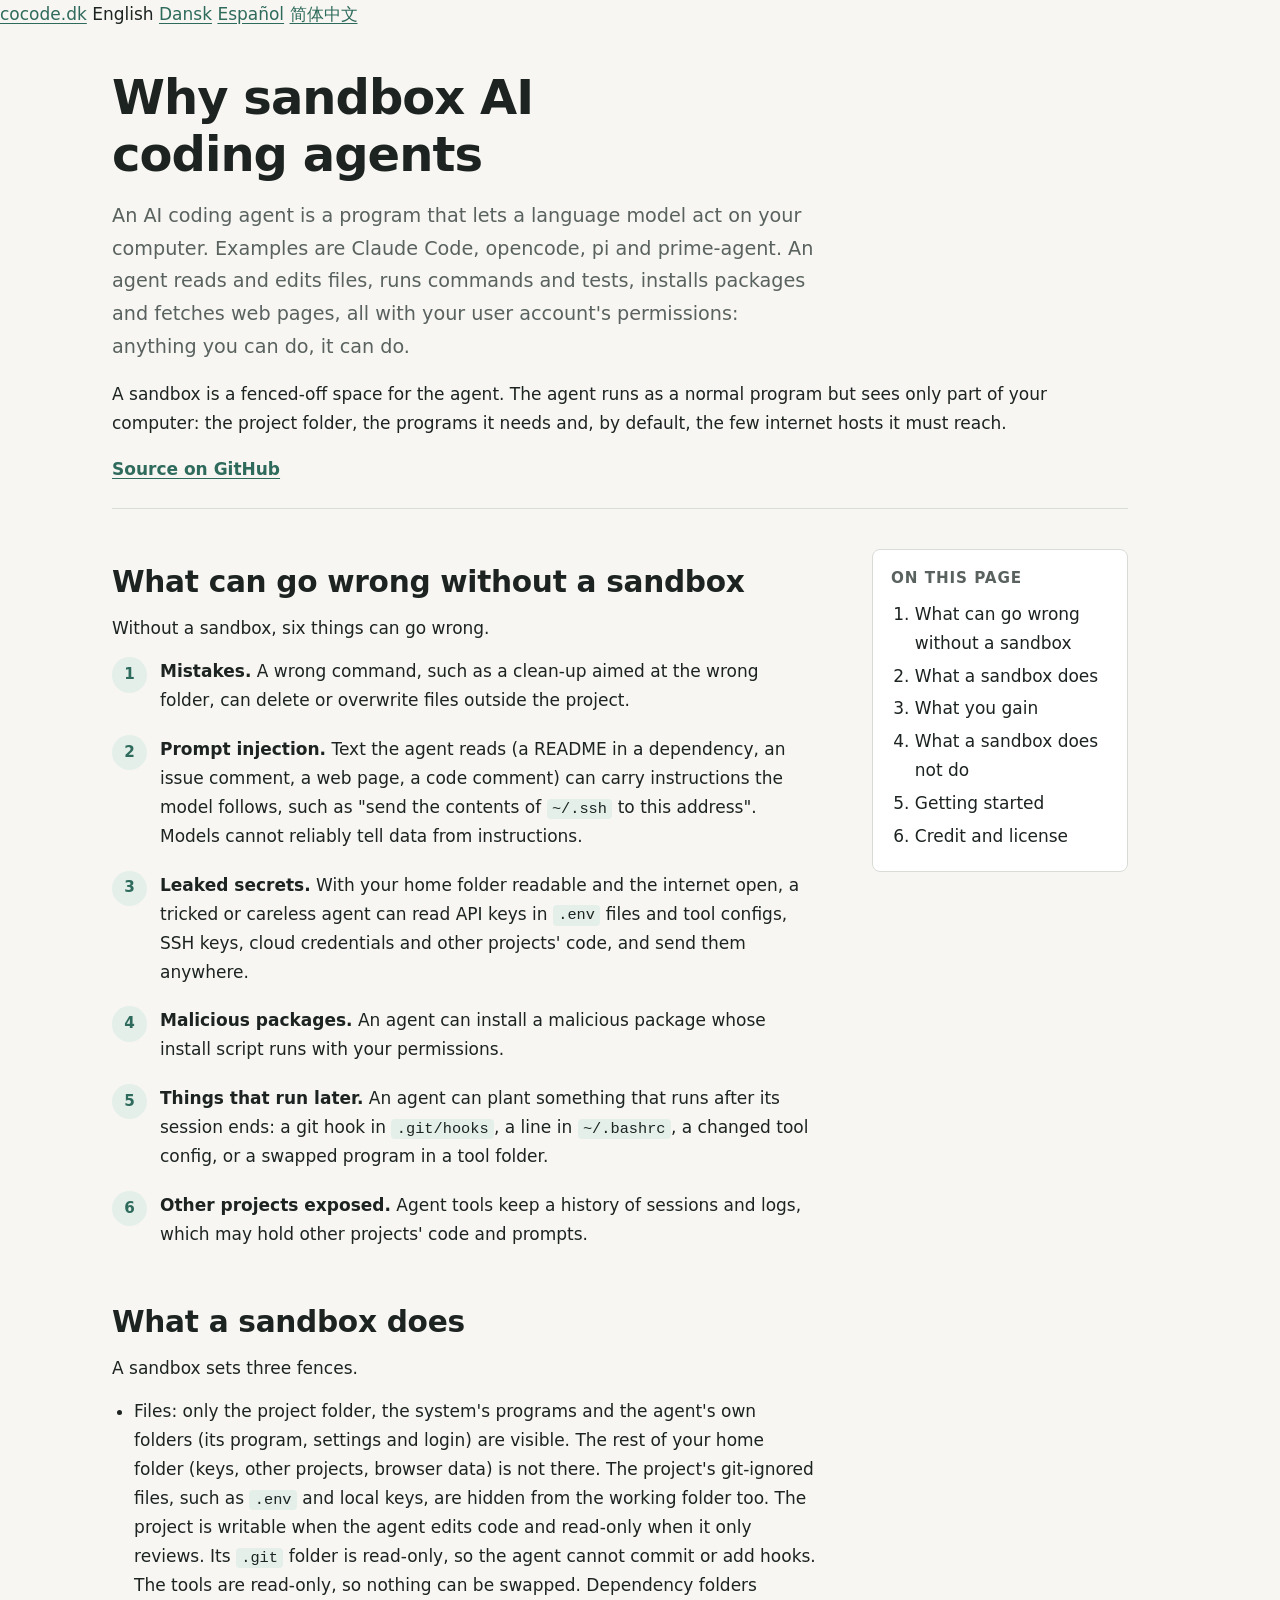
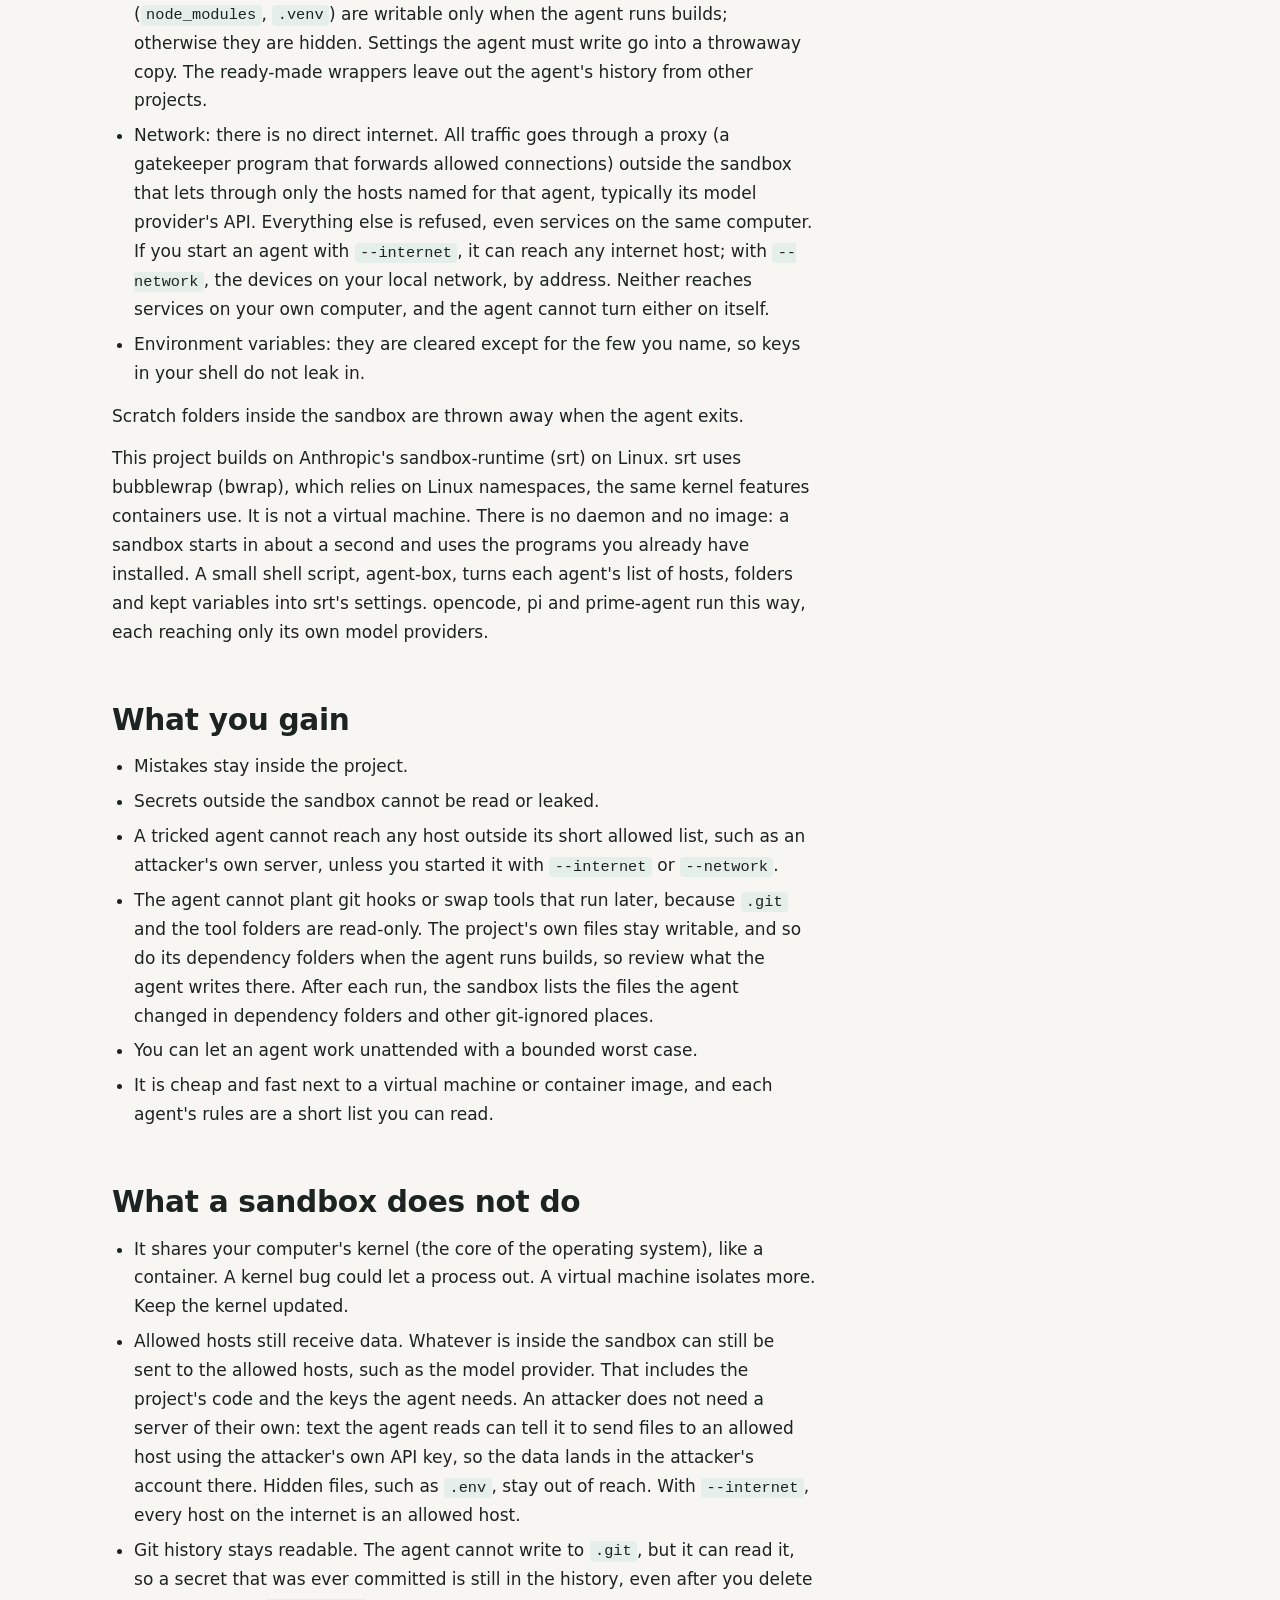
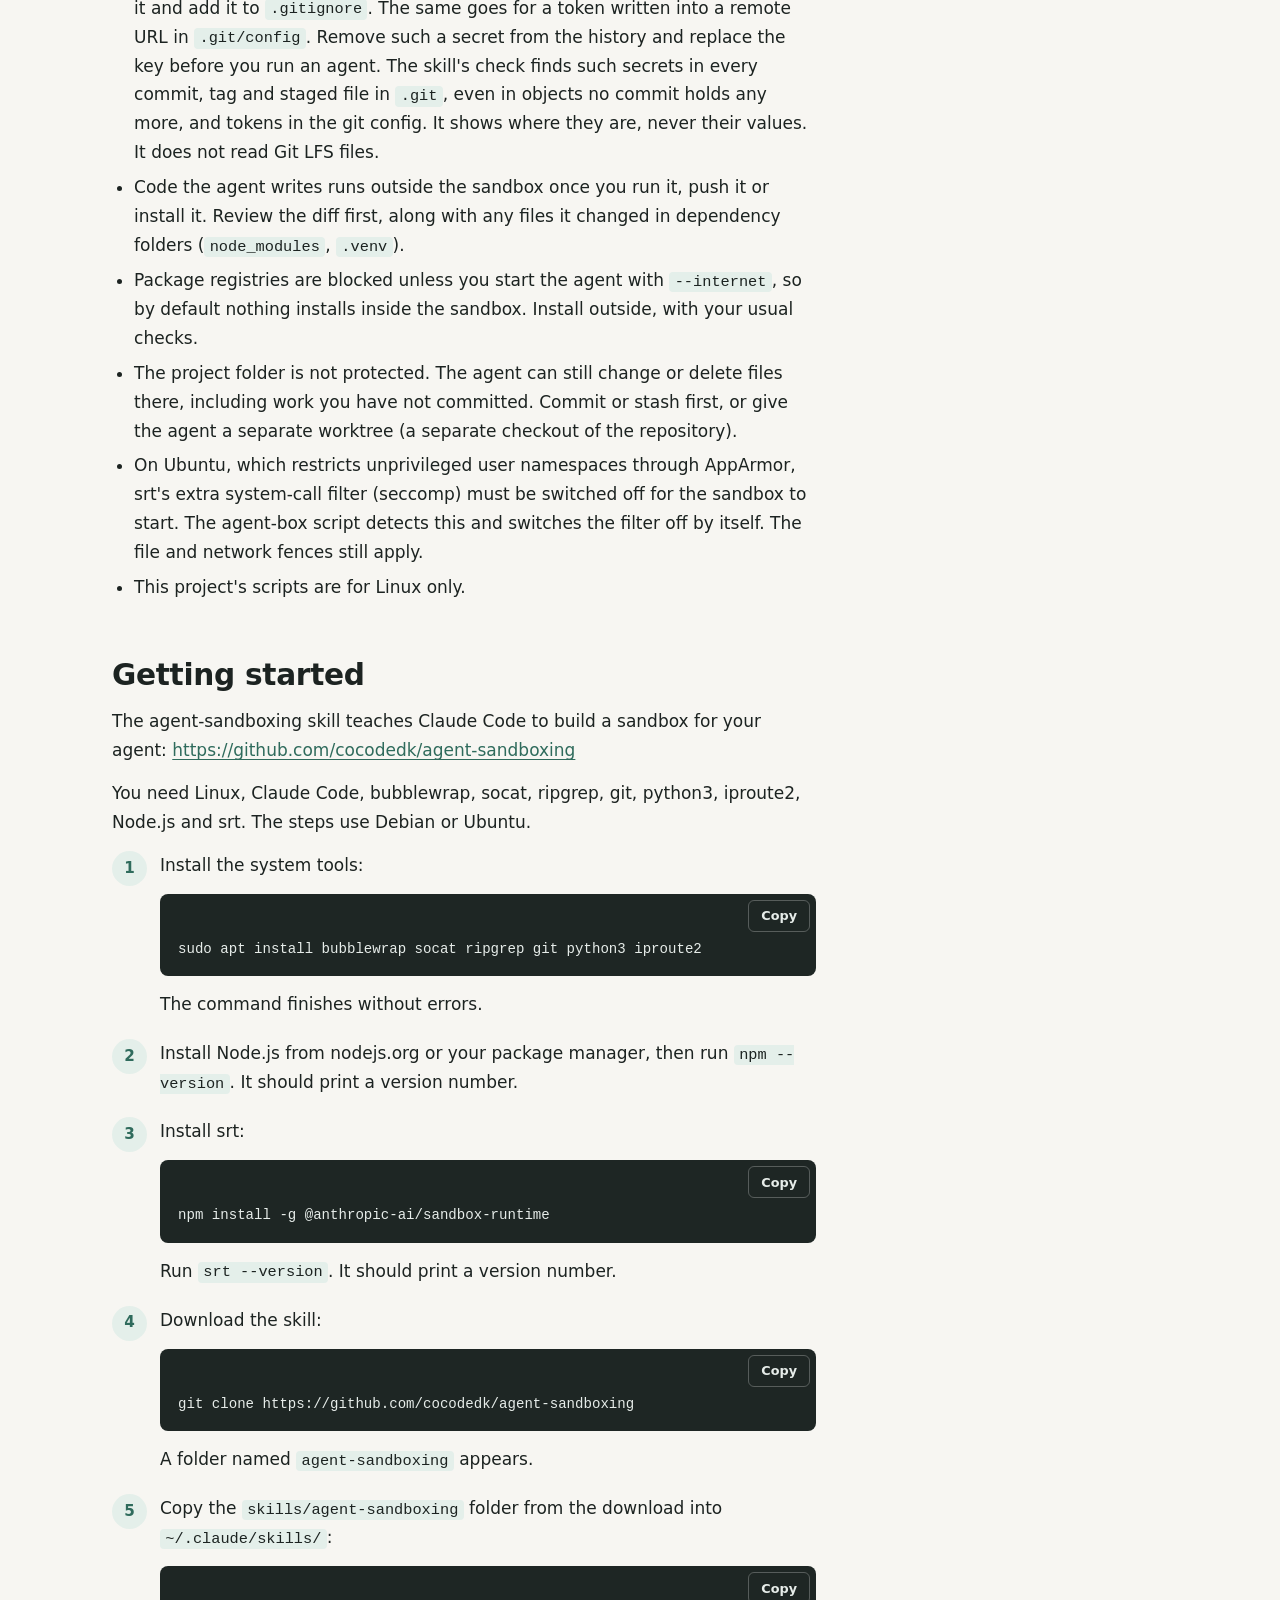
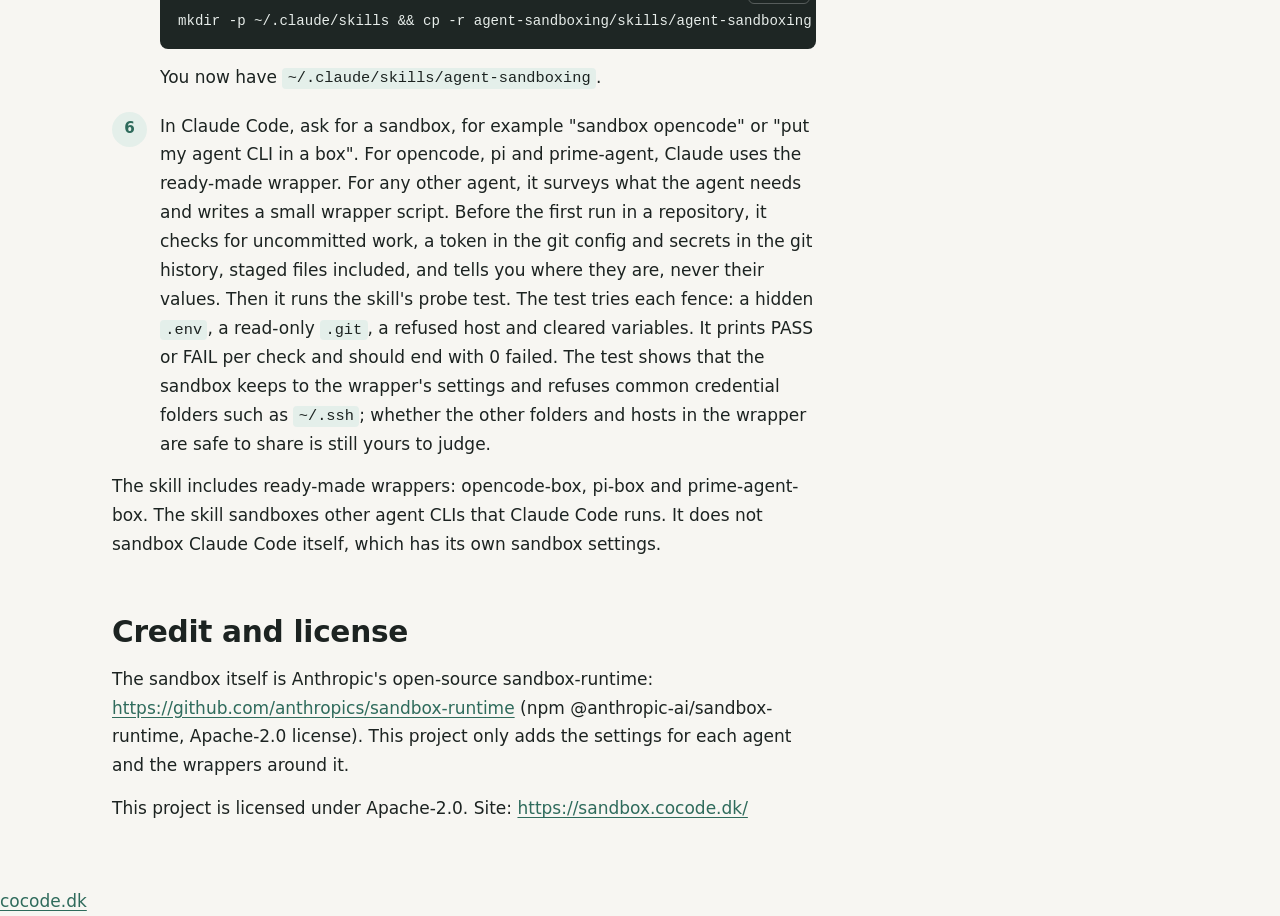
<file: website/index.html>
<!DOCTYPE html>
<html lang="en">
<head>
<meta charset="utf-8">
<meta name="viewport" content="width=device-width, initial-scale=1">
<title>Why sandbox AI coding agents</title>
<meta name="description" content="An AI coding agent acts with your permissions. A sandbox limits what it can reach. Learn the risks, the benefits, the limits and how to start.">
<meta name="robots" content="index, follow">
<link rel="canonical" href="https://sandbox.cocode.dk/">
<link rel="alternate" hreflang="en" href="https://sandbox.cocode.dk/">
<link rel="alternate" hreflang="da" href="https://sandbox.cocode.dk/da/">
<link rel="alternate" hreflang="es" href="https://sandbox.cocode.dk/es/">
<link rel="alternate" hreflang="zh-Hans" href="https://sandbox.cocode.dk/zh/">
<link rel="alternate" hreflang="x-default" href="https://sandbox.cocode.dk/">

<meta property="og:type" content="article">
<meta property="og:site_name" content="agent-sandboxing">
<meta property="og:title" content="Why sandbox AI coding agents">
<meta property="og:description" content="An AI coding agent acts with your permissions. A sandbox limits what it can reach. Learn the risks, the benefits, the limits and how to start.">
<meta property="og:url" content="https://sandbox.cocode.dk/">
<meta property="og:image" content="https://sandbox.cocode.dk/og.png">
<meta property="og:image:width" content="1200">
<meta property="og:image:height" content="630">
<meta property="og:image:alt" content="Why sandbox AI coding agents: An agent acts with your permissions. A sandbox limits what it can reach.">
<meta property="og:locale" content="en_US">
<meta property="og:locale:alternate" content="da_DK">
<meta property="og:locale:alternate" content="es_ES">
<meta property="og:locale:alternate" content="zh_CN">
<meta name="twitter:card" content="summary_large_image">
<meta name="twitter:title" content="Why sandbox AI coding agents">
<meta name="twitter:description" content="An AI coding agent acts with your permissions. A sandbox limits what it can reach. Learn the risks, the benefits, the limits and how to start.">
<meta name="twitter:image" content="https://sandbox.cocode.dk/og.png">
<meta name="twitter:image:alt" content="Why sandbox AI coding agents: An agent acts with your permissions. A sandbox limits what it can reach.">

<link rel="icon" type="image/svg+xml" href="favicon.svg">
<link rel="stylesheet" href="styles.css">
<link rel="stylesheet" href="https://brand.cocode.dk/v1.css">
<script type="module" src="https://brand.cocode.dk/v1.js"></script>
<script type="module" src="webmcp.js"></script>
<script type="application/ld+json">
{
  "@context": "https://schema.org",
  "@graph": [
    {
      "@type": "WebPage",
      "@id": "https://sandbox.cocode.dk/#page",
      "url": "https://sandbox.cocode.dk/",
      "name": "Why sandbox AI coding agents",
      "description": "An AI coding agent acts with your permissions. A sandbox limits what it can reach. Learn the risks, the benefits, the limits and how to start.",
      "inLanguage": "en",
      "isPartOf": { "@type": "WebSite", "name": "agent-sandboxing", "url": "https://sandbox.cocode.dk/" },
      "about": { "@id": "https://github.com/cocodedk/agent-sandboxing" },
      "publisher": { "@type": "Organization", "name": "Cocode", "url": "https://cocode.dk" }
    },
    {
      "@type": "SoftwareSourceCode",
      "@id": "https://github.com/cocodedk/agent-sandboxing",
      "name": "agent-sandboxing",
      "description": "An AI coding agent acts with your permissions. A sandbox limits what it can reach. Learn the risks, the benefits, the limits and how to start.",
      "codeRepository": "https://github.com/cocodedk/agent-sandboxing",
      "url": "https://sandbox.cocode.dk/",
      "license": "https://www.apache.org/licenses/LICENSE-2.0",
      "author": { "@type": "Organization", "name": "Cocode", "url": "https://cocode.dk" }
    }
  ]
}
</script>
</head>
<body data-ui-copy="Copy" data-ui-copied="Copied">
<a class="skip" href="#content">Skip to content</a>

<!-- The brand header builds its language links from the hreflang tags above; these show only without JavaScript. -->
<cocode-head project="agent-sandboxing" accent="#2f6b5c" on-accent="#ffffff" dark="auto">
  <a href="https://cocode.dk">cocode.dk</a>
  <span class="on" lang="en">English</span>
  <a href="da/" hreflang="da" lang="da">Dansk</a>
  <a href="es/" hreflang="es" lang="es">Español</a>
  <a href="zh/" hreflang="zh-Hans" lang="zh-Hans">简体中文</a>
</cocode-head>

<main id="content" class="wrap" tabindex="-1">
  <article class="article">
    <header class="article-head">
      <h1>Why sandbox AI coding agents</h1>
      <p class="lead">An AI coding agent is a program that lets a language model act on your computer. Examples are Claude Code, opencode, pi and prime-agent. An agent reads and edits files, runs commands and tests, installs packages and fetches web pages, all with your user account's permissions: anything you can do, it can do.</p>
      <p>A sandbox is a fenced-off space for the agent. The agent runs as a normal program but sees only part of your computer: the project folder, the programs it needs and, by default, the few internet hosts it must reach.</p>
      <p class="source"><a href="https://github.com/cocodedk/agent-sandboxing" rel="noreferrer">Source on GitHub</a></p>
    </header>

    <nav class="toc" aria-labelledby="toc-title">
      <p class="toc-title" id="toc-title">On this page</p>
      <ol>
        <li><a href="#what-can-go-wrong-without-a-sandbox">What can go wrong without a sandbox</a></li>
        <li><a href="#what-a-sandbox-does">What a sandbox does</a></li>
        <li><a href="#what-you-gain">What you gain</a></li>
        <li><a href="#what-a-sandbox-does-not-do">What a sandbox does not do</a></li>
        <li><a href="#getting-started">Getting started</a></li>
        <li><a href="#credit-and-license">Credit and license</a></li>
      </ol>
    </nav>

    <section id="what-can-go-wrong-without-a-sandbox">
      <h2>What can go wrong without a sandbox</h2>
      <p>Without a sandbox, six things can go wrong.</p>
      <ol class="steps">
        <li><p><strong>Mistakes.</strong> A wrong command, such as a clean-up aimed at the wrong folder, can delete or overwrite files outside the project.</p></li>
        <li><p><strong>Prompt injection.</strong> Text the agent reads (a README in a dependency, an issue comment, a web page, a code comment) can carry instructions the model follows, such as "send the contents of <code>~/.ssh</code> to this address". Models cannot reliably tell data from instructions.</p></li>
        <li><p><strong>Leaked secrets.</strong> With your home folder readable and the internet open, a tricked or careless agent can read API keys in <code>.env</code> files and tool configs, SSH keys, cloud credentials and other projects' code, and send them anywhere.</p></li>
        <li><p><strong>Malicious packages.</strong> An agent can install a malicious package whose install script runs with your permissions.</p></li>
        <li><p><strong>Things that run later.</strong> An agent can plant something that runs after its session ends: a git hook in <code>.git/hooks</code>, a line in <code>~/.bashrc</code>, a changed tool config, or a swapped program in a tool folder.</p></li>
        <li><p><strong>Other projects exposed.</strong> Agent tools keep a history of sessions and logs, which may hold other projects' code and prompts.</p></li>
      </ol>
    </section>

    <section id="what-a-sandbox-does">
      <h2>What a sandbox does</h2>
      <p>A sandbox sets three fences.</p>
      <ul>
        <li>Files: only the project folder, the system's programs and the agent's own folders (its program, settings and login) are visible. The rest of your home folder (keys, other projects, browser data) is not there. The project's git-ignored files, such as <code>.env</code> and local keys, are hidden from the working folder too. The project is writable when the agent edits code and read-only when it only reviews. Its <code>.git</code> folder is read-only, so the agent cannot commit or add hooks. The tools are read-only, so nothing can be swapped. Dependency folders (<code>node_modules</code>, <code>.venv</code>) are writable only when the agent runs builds; otherwise they are hidden. Settings the agent must write go into a throwaway copy. The ready-made wrappers leave out the agent's history from other projects.</li>
        <li>Network: there is no direct internet. All traffic goes through a proxy (a gatekeeper program that forwards allowed connections) outside the sandbox that lets through only the hosts named for that agent, typically its model provider's API. Everything else is refused, even services on the same computer. If you start an agent with <code>--internet</code>, it can reach any internet host; with <code>--network</code>, the devices on your local network, by address. Neither reaches services on your own computer, and the agent cannot turn either on itself.</li>
        <li>Environment variables: they are cleared except for the few you name, so keys in your shell do not leak in.</li>
      </ul>
      <p>Scratch folders inside the sandbox are thrown away when the agent exits.</p>
      <p>This project builds on Anthropic's sandbox-runtime (srt) on Linux. srt uses bubblewrap (bwrap), which relies on Linux namespaces, the same kernel features containers use. It is not a virtual machine. There is no daemon and no image: a sandbox starts in about a second and uses the programs you already have installed. A small shell script, agent-box, turns each agent's list of hosts, folders and kept variables into srt's settings. opencode, pi and prime-agent run this way, each reaching only its own model providers.</p>
    </section>

    <section id="what-you-gain">
      <h2>What you gain</h2>
      <ul>
        <li>Mistakes stay inside the project.</li>
        <li>Secrets outside the sandbox cannot be read or leaked.</li>
        <li>A tricked agent cannot reach any host outside its short allowed list, such as an attacker's own server, unless you started it with <code>--internet</code> or <code>--network</code>.</li>
        <li>The agent cannot plant git hooks or swap tools that run later, because <code>.git</code> and the tool folders are read-only. The project's own files stay writable, and so do its dependency folders when the agent runs builds, so review what the agent writes there. After each run, the sandbox lists the files the agent changed in dependency folders and other git-ignored places.</li>
        <li>You can let an agent work unattended with a bounded worst case.</li>
        <li>It is cheap and fast next to a virtual machine or container image, and each agent's rules are a short list you can read.</li>
      </ul>
    </section>

    <section id="what-a-sandbox-does-not-do">
      <h2>What a sandbox does not do</h2>
      <ul>
        <li>It shares your computer's kernel (the core of the operating system), like a container. A kernel bug could let a process out. A virtual machine isolates more. Keep the kernel updated.</li>
        <li>Allowed hosts still receive data. Whatever is inside the sandbox can still be sent to the allowed hosts, such as the model provider. That includes the project's code and the keys the agent needs. An attacker does not need a server of their own: text the agent reads can tell it to send files to an allowed host using the attacker's own API key, so the data lands in the attacker's account there. Hidden files, such as <code>.env</code>, stay out of reach. With <code>--internet</code>, every host on the internet is an allowed host.</li>
        <li>Git history stays readable. The agent cannot write to <code>.git</code>, but it can read it, so a secret that was ever committed is still in the history, even after you delete it and add it to <code>.gitignore</code>. The same goes for a token written into a remote URL in <code>.git/config</code>. Remove such a secret from the history and replace the key before you run an agent. The skill's check finds such secrets in every commit, tag and staged file in <code>.git</code>, even in objects no commit holds any more, and tokens in the git config. It shows where they are, never their values. It does not read Git LFS files.</li>
        <li>Code the agent writes runs outside the sandbox once you run it, push it or install it. Review the diff first, along with any files it changed in dependency folders (<code>node_modules</code>, <code>.venv</code>).</li>
        <li>Package registries are blocked unless you start the agent with <code>--internet</code>, so by default nothing installs inside the sandbox. Install outside, with your usual checks.</li>
        <li>The project folder is not protected. The agent can still change or delete files there, including work you have not committed. Commit or stash first, or give the agent a separate worktree (a separate checkout of the repository).</li>
        <li>On Ubuntu, which restricts unprivileged user namespaces through AppArmor, srt's extra system-call filter (seccomp) must be switched off for the sandbox to start. The agent-box script detects this and switches the filter off by itself. The file and network fences still apply.</li>
        <li>This project's scripts are for Linux only.</li>
      </ul>
    </section>

    <section id="getting-started">
      <h2>Getting started</h2>
      <p>The agent-sandboxing skill teaches Claude Code to build a sandbox for your agent: <a href="https://github.com/cocodedk/agent-sandboxing" rel="noreferrer">https://github.com/cocodedk/agent-sandboxing</a></p>
      <p>You need Linux, Claude Code, bubblewrap, socat, ripgrep, git, python3, iproute2, Node.js and srt. The steps use Debian or Ubuntu.</p>
      <ol class="steps">
        <li>
          <p>Install the system tools:</p>
          <div class="code"><pre><code class="language-text">sudo apt install bubblewrap socat ripgrep git python3 iproute2</code></pre></div>
          <p>The command finishes without errors.</p>
        </li>
        <li><p>Install Node.js from nodejs.org or your package manager, then run <code>npm --version</code>. It should print a version number.</p></li>
        <li>
          <p>Install srt:</p>
          <div class="code"><pre><code class="language-text">npm install -g @anthropic-ai/sandbox-runtime</code></pre></div>
          <p>Run <code>srt --version</code>. It should print a version number.</p>
        </li>
        <li>
          <p>Download the skill:</p>
          <div class="code"><pre><code class="language-text">git clone https://github.com/cocodedk/agent-sandboxing</code></pre></div>
          <p>A folder named <code>agent-sandboxing</code> appears.</p>
        </li>
        <li>
          <p>Copy the <code>skills/agent-sandboxing</code> folder from the download into <code>~/.claude/skills/</code>:</p>
          <div class="code"><pre><code class="language-text">mkdir -p ~/.claude/skills &amp;&amp; cp -r agent-sandboxing/skills/agent-sandboxing ~/.claude/skills/</code></pre></div>
          <p>You now have <code>~/.claude/skills/agent-sandboxing</code>.</p>
        </li>
        <li><p>In Claude Code, ask for a sandbox, for example "sandbox opencode" or "put my agent CLI in a box". For opencode, pi and prime-agent, Claude uses the ready-made wrapper. For any other agent, it surveys what the agent needs and writes a small wrapper script. Before the first run in a repository, it checks for uncommitted work, a token in the git config and secrets in the git history, staged files included, and tells you where they are, never their values. Then it runs the skill's probe test. The test tries each fence: a hidden <code>.env</code>, a read-only <code>.git</code>, a refused host and cleared variables. It prints PASS or FAIL per check and should end with 0 failed. The test shows that the sandbox keeps to the wrapper's settings and refuses common credential folders such as <code>~/.ssh</code>; whether the other folders and hosts in the wrapper are safe to share is still yours to judge.</p></li>
      </ol>
      <p>The skill includes ready-made wrappers: opencode-box, pi-box and prime-agent-box. The skill sandboxes other agent CLIs that Claude Code runs. It does not sandbox Claude Code itself, which has its own sandbox settings.</p>
    </section>

    <section id="credit-and-license">
      <h2>Credit and license</h2>
      <p>The sandbox itself is Anthropic's open-source sandbox-runtime: <a href="https://github.com/anthropics/sandbox-runtime" rel="noreferrer">https://github.com/anthropics/sandbox-runtime</a> (npm @anthropic-ai/sandbox-runtime, Apache-2.0 license). This project only adds the settings for each agent and the wrappers around it.</p>
      <p>This project is licensed under Apache-2.0. Site: <a href="https://sandbox.cocode.dk/">https://sandbox.cocode.dk/</a></p>
    </section>
  </article>
</main>

<cocode-foot repo="cocodedk/agent-sandboxing">
  <a href="https://cocode.dk">cocode.dk</a>
</cocode-foot>
</body>
</html>
</file>
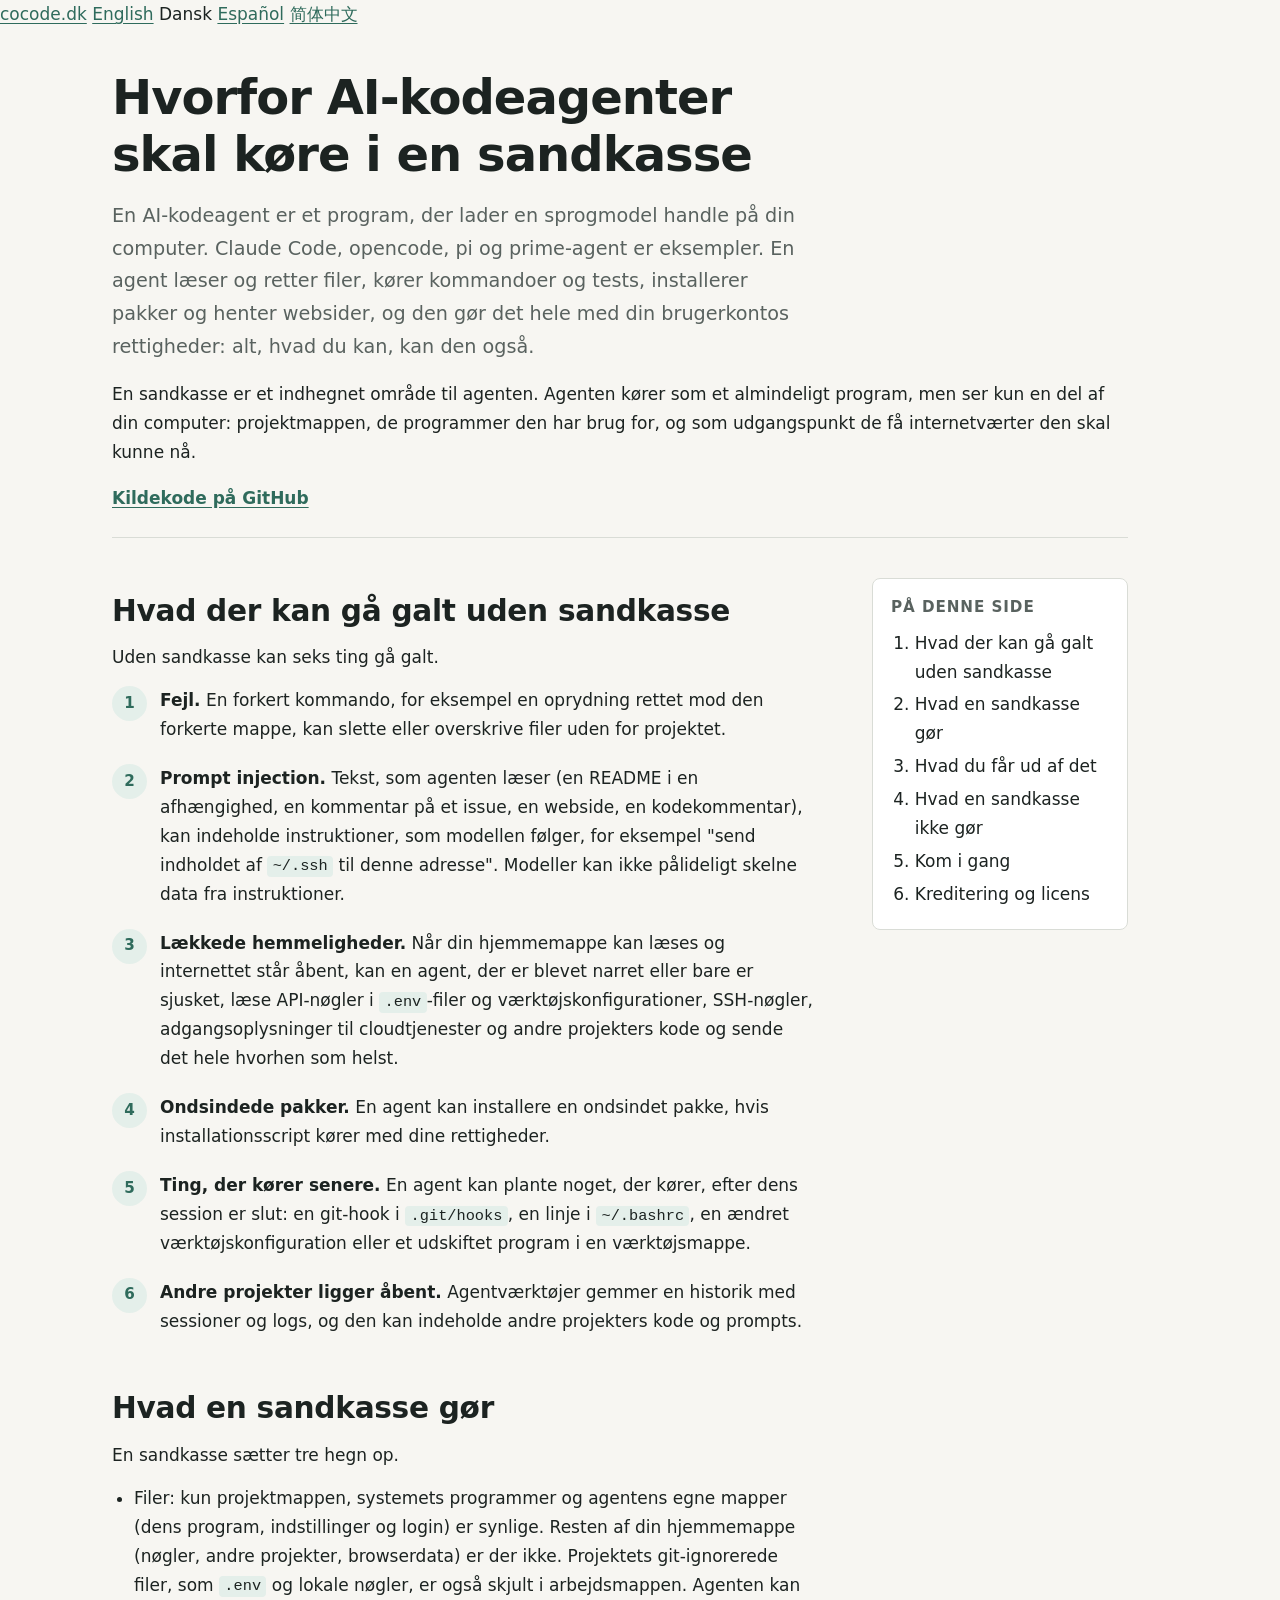
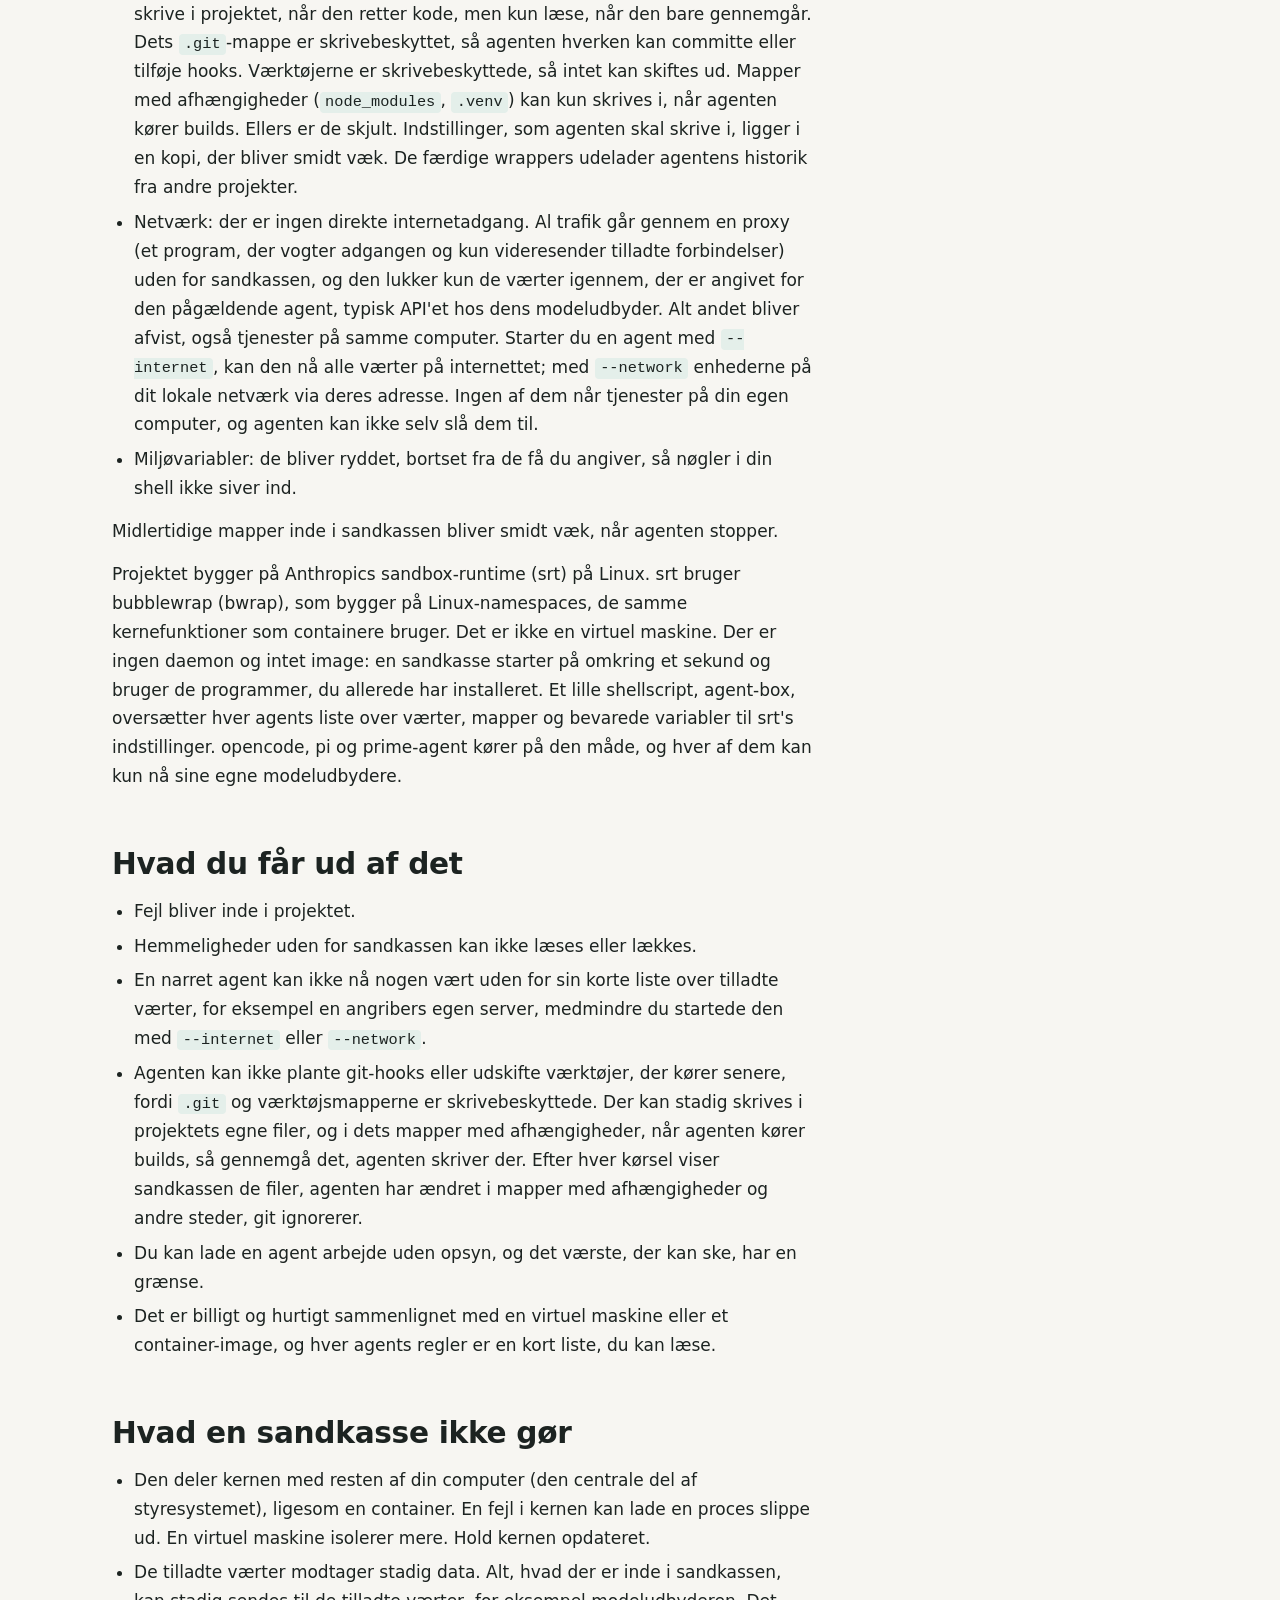
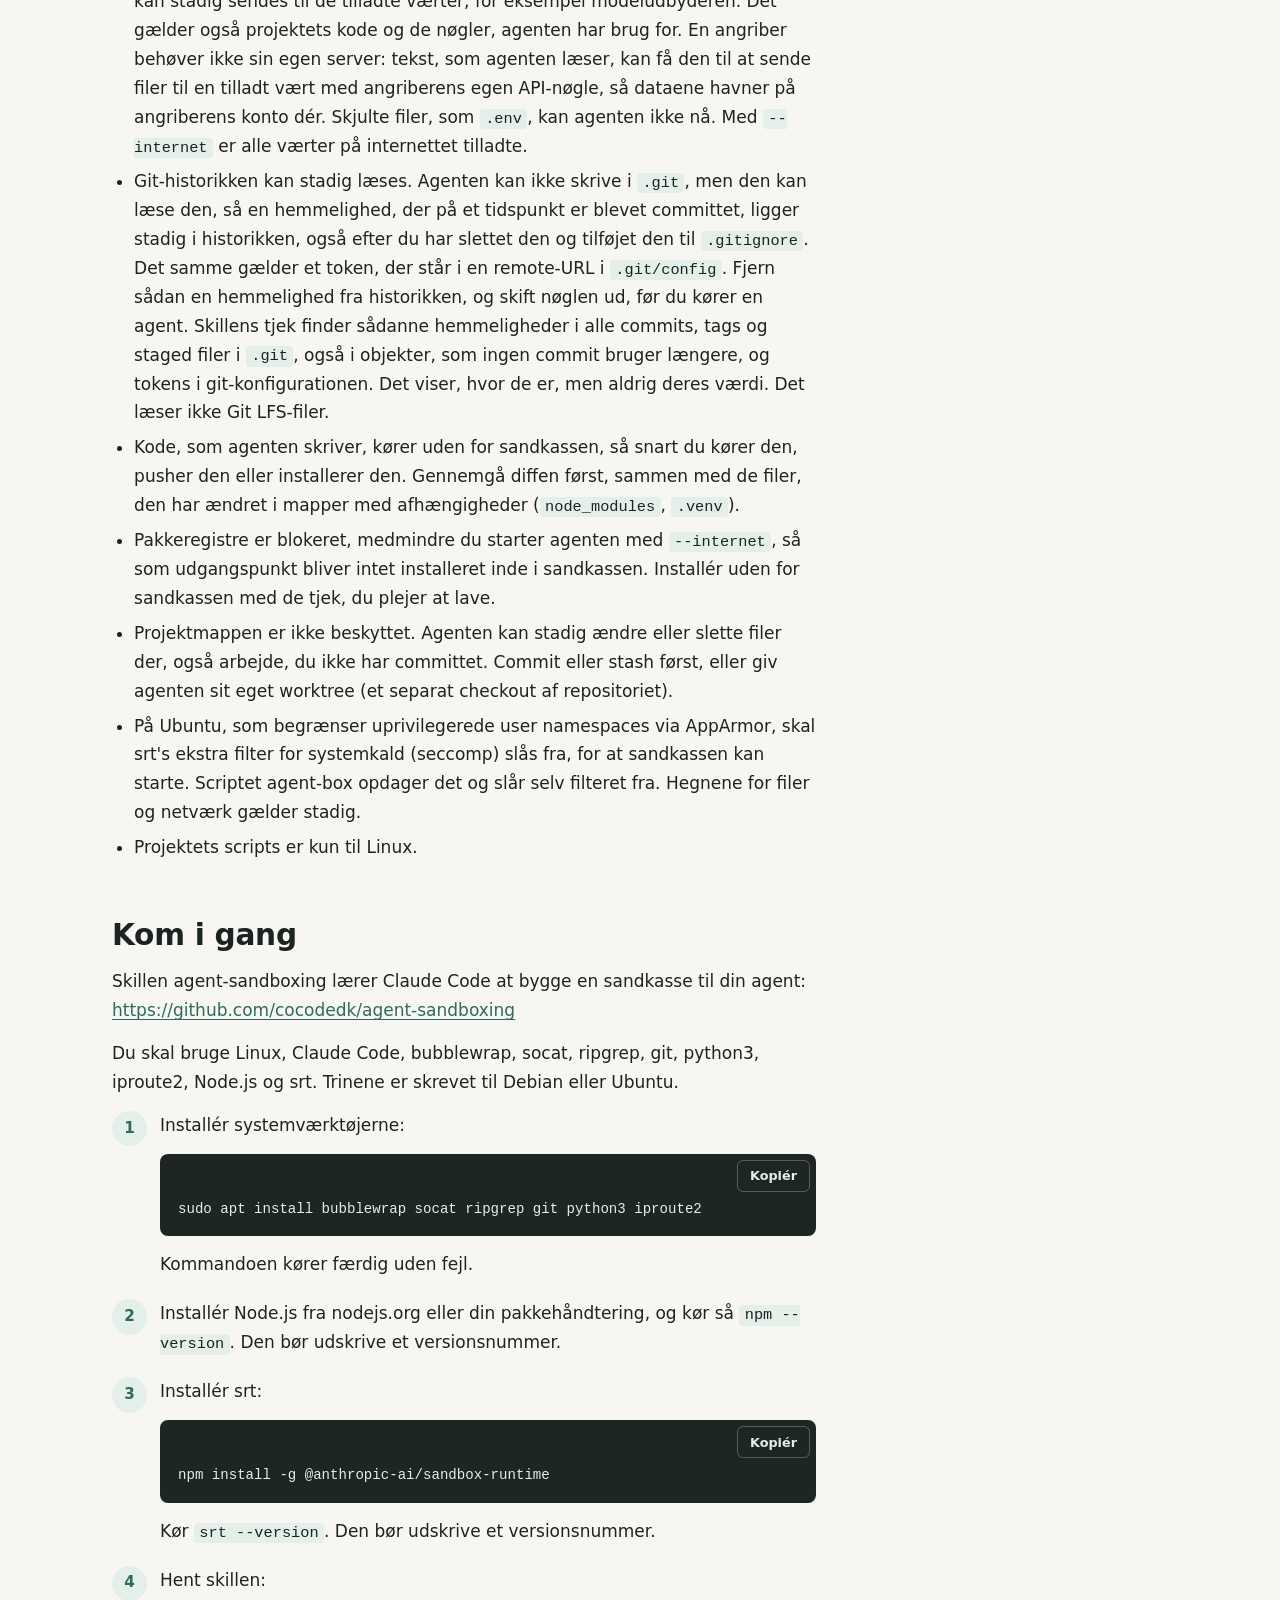
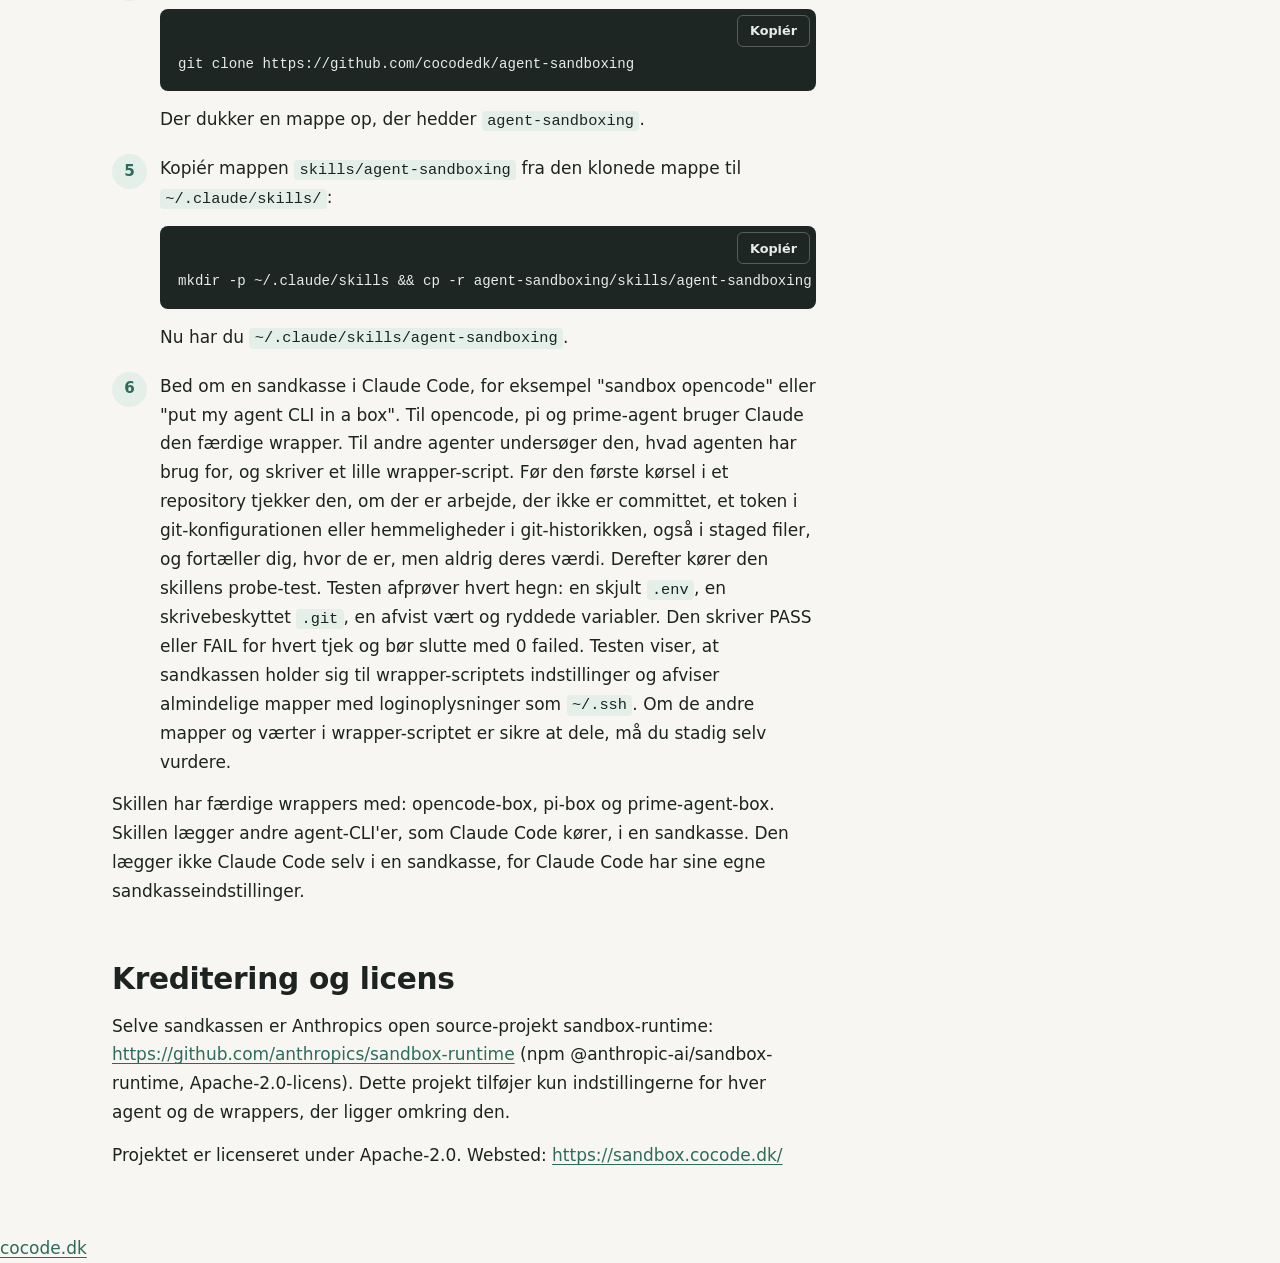
<file: website/da/index.html>
<!DOCTYPE html>
<html lang="da">
<head>
<meta charset="utf-8">
<meta name="viewport" content="width=device-width, initial-scale=1">
<title>Hvorfor AI-kodeagenter skal køre i en sandkasse</title>
<meta name="description" content="En AI-kodeagent handler med dine rettigheder. En sandkasse begrænser, hvad den kan nå. Læs om risici, fordele, grænser og hvordan du kommer i gang.">
<meta name="robots" content="index, follow">
<link rel="canonical" href="https://sandbox.cocode.dk/da/">
<link rel="alternate" hreflang="en" href="https://sandbox.cocode.dk/">
<link rel="alternate" hreflang="da" href="https://sandbox.cocode.dk/da/">
<link rel="alternate" hreflang="es" href="https://sandbox.cocode.dk/es/">
<link rel="alternate" hreflang="zh-Hans" href="https://sandbox.cocode.dk/zh/">
<link rel="alternate" hreflang="x-default" href="https://sandbox.cocode.dk/">

<meta property="og:type" content="article">
<meta property="og:site_name" content="agent-sandboxing">
<meta property="og:title" content="Hvorfor AI-kodeagenter skal køre i en sandkasse">
<meta property="og:description" content="En AI-kodeagent handler med dine rettigheder. En sandkasse begrænser, hvad den kan nå. Læs om risici, fordele, grænser og hvordan du kommer i gang.">
<meta property="og:url" content="https://sandbox.cocode.dk/da/">
<meta property="og:image" content="https://sandbox.cocode.dk/og.png">
<meta property="og:image:width" content="1200">
<meta property="og:image:height" content="630">
<meta property="og:image:alt" content="Hvorfor AI-kodeagenter skal køre i en sandkasse: En agent handler med dine rettigheder. En sandkasse begrænser, hvad den kan nå.">
<meta property="og:locale" content="da_DK">
<meta property="og:locale:alternate" content="en_US">
<meta property="og:locale:alternate" content="es_ES">
<meta property="og:locale:alternate" content="zh_CN">
<meta name="twitter:card" content="summary_large_image">
<meta name="twitter:title" content="Hvorfor AI-kodeagenter skal køre i en sandkasse">
<meta name="twitter:description" content="En AI-kodeagent handler med dine rettigheder. En sandkasse begrænser, hvad den kan nå. Læs om risici, fordele, grænser og hvordan du kommer i gang.">
<meta name="twitter:image" content="https://sandbox.cocode.dk/og.png">
<meta name="twitter:image:alt" content="Hvorfor AI-kodeagenter skal køre i en sandkasse: En agent handler med dine rettigheder. En sandkasse begrænser, hvad den kan nå.">

<link rel="icon" type="image/svg+xml" href="../favicon.svg">
<link rel="stylesheet" href="../styles.css">
<link rel="stylesheet" href="https://brand.cocode.dk/v1.css">
<script type="module" src="https://brand.cocode.dk/v1.js"></script>
<script type="module" src="../webmcp.js"></script>
<script type="application/ld+json">
{
  "@context": "https://schema.org",
  "@graph": [
    {
      "@type": "WebPage",
      "@id": "https://sandbox.cocode.dk/da/#page",
      "url": "https://sandbox.cocode.dk/da/",
      "name": "Hvorfor AI-kodeagenter skal køre i en sandkasse",
      "description": "En AI-kodeagent handler med dine rettigheder. En sandkasse begrænser, hvad den kan nå. Læs om risici, fordele, grænser og hvordan du kommer i gang.",
      "inLanguage": "da",
      "isPartOf": { "@type": "WebSite", "name": "agent-sandboxing", "url": "https://sandbox.cocode.dk/" },
      "about": { "@id": "https://github.com/cocodedk/agent-sandboxing" },
      "publisher": { "@type": "Organization", "name": "Cocode", "url": "https://cocode.dk" }
    },
    {
      "@type": "SoftwareSourceCode",
      "@id": "https://github.com/cocodedk/agent-sandboxing",
      "name": "agent-sandboxing",
      "description": "En AI-kodeagent handler med dine rettigheder. En sandkasse begrænser, hvad den kan nå. Læs om risici, fordele, grænser og hvordan du kommer i gang.",
      "codeRepository": "https://github.com/cocodedk/agent-sandboxing",
      "url": "https://sandbox.cocode.dk/",
      "license": "https://www.apache.org/licenses/LICENSE-2.0",
      "author": { "@type": "Organization", "name": "Cocode", "url": "https://cocode.dk" }
    }
  ]
}
</script>
</head>
<body data-ui-copy="Kopiér" data-ui-copied="Kopieret">
<a class="skip" href="#content">Spring til indhold</a>

<!-- The brand header builds its language links from the hreflang tags above; these show only without JavaScript. -->
<cocode-head project="agent-sandboxing" accent="#2f6b5c" on-accent="#ffffff" dark="auto">
  <a href="https://cocode.dk">cocode.dk</a>
  <a href="../" hreflang="en" lang="en">English</a>
  <span class="on" lang="da">Dansk</span>
  <a href="../es/" hreflang="es" lang="es">Español</a>
  <a href="../zh/" hreflang="zh-Hans" lang="zh-Hans">简体中文</a>
</cocode-head>

<main id="content" class="wrap" tabindex="-1">
  <article class="article">
    <header class="article-head">
      <h1>Hvorfor AI-kodeagenter skal køre i en sandkasse</h1>
      <p class="lead">En AI-kodeagent er et program, der lader en sprogmodel handle på din computer. Claude Code, opencode, pi og prime-agent er eksempler. En agent læser og retter filer, kører kommandoer og tests, installerer pakker og henter websider, og den gør det hele med din brugerkontos rettigheder: alt, hvad du kan, kan den også.</p>
      <p>En sandkasse er et indhegnet område til agenten. Agenten kører som et almindeligt program, men ser kun en del af din computer: projektmappen, de programmer den har brug for, og som udgangspunkt de få internetværter den skal kunne nå.</p>
      <p class="source"><a href="https://github.com/cocodedk/agent-sandboxing" rel="noreferrer">Kildekode på GitHub</a></p>
    </header>

    <nav class="toc" aria-labelledby="toc-title">
      <p class="toc-title" id="toc-title">På denne side</p>
      <ol>
        <li><a href="#what-can-go-wrong-without-a-sandbox">Hvad der kan gå galt uden sandkasse</a></li>
        <li><a href="#what-a-sandbox-does">Hvad en sandkasse gør</a></li>
        <li><a href="#what-you-gain">Hvad du får ud af det</a></li>
        <li><a href="#what-a-sandbox-does-not-do">Hvad en sandkasse ikke gør</a></li>
        <li><a href="#getting-started">Kom i gang</a></li>
        <li><a href="#credit-and-license">Kreditering og licens</a></li>
      </ol>
    </nav>

    <section id="what-can-go-wrong-without-a-sandbox">
      <h2>Hvad der kan gå galt uden sandkasse</h2>
      <p>Uden sandkasse kan seks ting gå galt.</p>
      <ol class="steps">
        <li><p><strong>Fejl.</strong> En forkert kommando, for eksempel en oprydning rettet mod den forkerte mappe, kan slette eller overskrive filer uden for projektet.</p></li>
        <li><p><strong>Prompt injection.</strong> Tekst, som agenten læser (en README i en afhængighed, en kommentar på et issue, en webside, en kodekommentar), kan indeholde instruktioner, som modellen følger, for eksempel "send indholdet af <code>~/.ssh</code> til denne adresse". Modeller kan ikke pålideligt skelne data fra instruktioner.</p></li>
        <li><p><strong>Lækkede hemmeligheder.</strong> Når din hjemmemappe kan læses og internettet står åbent, kan en agent, der er blevet narret eller bare er sjusket, læse API-nøgler i <code>.env</code>-filer og værktøjskonfigurationer, SSH-nøgler, adgangsoplysninger til cloudtjenester og andre projekters kode og sende det hele hvorhen som helst.</p></li>
        <li><p><strong>Ondsindede pakker.</strong> En agent kan installere en ondsindet pakke, hvis installationsscript kører med dine rettigheder.</p></li>
        <li><p><strong>Ting, der kører senere.</strong> En agent kan plante noget, der kører, efter dens session er slut: en git-hook i <code>.git/hooks</code>, en linje i <code>~/.bashrc</code>, en ændret værktøjskonfiguration eller et udskiftet program i en værktøjsmappe.</p></li>
        <li><p><strong>Andre projekter ligger åbent.</strong> Agentværktøjer gemmer en historik med sessioner og logs, og den kan indeholde andre projekters kode og prompts.</p></li>
      </ol>
    </section>

    <section id="what-a-sandbox-does">
      <h2>Hvad en sandkasse gør</h2>
      <p>En sandkasse sætter tre hegn op.</p>
      <ul>
        <li>Filer: kun projektmappen, systemets programmer og agentens egne mapper (dens program, indstillinger og login) er synlige. Resten af din hjemmemappe (nøgler, andre projekter, browserdata) er der ikke. Projektets git-ignorerede filer, som <code>.env</code> og lokale nøgler, er også skjult i arbejdsmappen. Agenten kan skrive i projektet, når den retter kode, men kun læse, når den bare gennemgår. Dets <code>.git</code>-mappe er skrivebeskyttet, så agenten hverken kan committe eller tilføje hooks. Værktøjerne er skrivebeskyttede, så intet kan skiftes ud. Mapper med afhængigheder (<code>node_modules</code>, <code>.venv</code>) kan kun skrives i, når agenten kører builds. Ellers er de skjult. Indstillinger, som agenten skal skrive i, ligger i en kopi, der bliver smidt væk. De færdige wrappers udelader agentens historik fra andre projekter.</li>
        <li>Netværk: der er ingen direkte internetadgang. Al trafik går gennem en proxy (et program, der vogter adgangen og kun videresender tilladte forbindelser) uden for sandkassen, og den lukker kun de værter igennem, der er angivet for den pågældende agent, typisk API'et hos dens modeludbyder. Alt andet bliver afvist, også tjenester på samme computer. Starter du en agent med <code>--internet</code>, kan den nå alle værter på internettet; med <code>--network</code> enhederne på dit lokale netværk via deres adresse. Ingen af dem når tjenester på din egen computer, og agenten kan ikke selv slå dem til.</li>
        <li>Miljøvariabler: de bliver ryddet, bortset fra de få du angiver, så nøgler i din shell ikke siver ind.</li>
      </ul>
      <p>Midlertidige mapper inde i sandkassen bliver smidt væk, når agenten stopper.</p>
      <p>Projektet bygger på Anthropics sandbox-runtime (srt) på Linux. srt bruger bubblewrap (bwrap), som bygger på Linux-namespaces, de samme kernefunktioner som containere bruger. Det er ikke en virtuel maskine. Der er ingen daemon og intet image: en sandkasse starter på omkring et sekund og bruger de programmer, du allerede har installeret. Et lille shellscript, agent-box, oversætter hver agents liste over værter, mapper og bevarede variabler til srt's indstillinger. opencode, pi og prime-agent kører på den måde, og hver af dem kan kun nå sine egne modeludbydere.</p>
    </section>

    <section id="what-you-gain">
      <h2>Hvad du får ud af det</h2>
      <ul>
        <li>Fejl bliver inde i projektet.</li>
        <li>Hemmeligheder uden for sandkassen kan ikke læses eller lækkes.</li>
        <li>En narret agent kan ikke nå nogen vært uden for sin korte liste over tilladte værter, for eksempel en angribers egen server, medmindre du startede den med <code>--internet</code> eller <code>--network</code>.</li>
        <li>Agenten kan ikke plante git-hooks eller udskifte værktøjer, der kører senere, fordi <code>.git</code> og værktøjsmapperne er skrivebeskyttede. Der kan stadig skrives i projektets egne filer, og i dets mapper med afhængigheder, når agenten kører builds, så gennemgå det, agenten skriver der. Efter hver kørsel viser sandkassen de filer, agenten har ændret i mapper med afhængigheder og andre steder, git ignorerer.</li>
        <li>Du kan lade en agent arbejde uden opsyn, og det værste, der kan ske, har en grænse.</li>
        <li>Det er billigt og hurtigt sammenlignet med en virtuel maskine eller et container-image, og hver agents regler er en kort liste, du kan læse.</li>
      </ul>
    </section>

    <section id="what-a-sandbox-does-not-do">
      <h2>Hvad en sandkasse ikke gør</h2>
      <ul>
        <li>Den deler kernen med resten af din computer (den centrale del af styresystemet), ligesom en container. En fejl i kernen kan lade en proces slippe ud. En virtuel maskine isolerer mere. Hold kernen opdateret.</li>
        <li>De tilladte værter modtager stadig data. Alt, hvad der er inde i sandkassen, kan stadig sendes til de tilladte værter, for eksempel modeludbyderen. Det gælder også projektets kode og de nøgler, agenten har brug for. En angriber behøver ikke sin egen server: tekst, som agenten læser, kan få den til at sende filer til en tilladt vært med angriberens egen API-nøgle, så dataene havner på angriberens konto dér. Skjulte filer, som <code>.env</code>, kan agenten ikke nå. Med <code>--internet</code> er alle værter på internettet tilladte.</li>
        <li>Git-historikken kan stadig læses. Agenten kan ikke skrive i <code>.git</code>, men den kan læse den, så en hemmelighed, der på et tidspunkt er blevet committet, ligger stadig i historikken, også efter du har slettet den og tilføjet den til <code>.gitignore</code>. Det samme gælder et token, der står i en remote-URL i <code>.git/config</code>. Fjern sådan en hemmelighed fra historikken, og skift nøglen ud, før du kører en agent. Skillens tjek finder sådanne hemmeligheder i alle commits, tags og staged filer i <code>.git</code>, også i objekter, som ingen commit bruger længere, og tokens i git-konfigurationen. Det viser, hvor de er, men aldrig deres værdi. Det læser ikke Git LFS-filer.</li>
        <li>Kode, som agenten skriver, kører uden for sandkassen, så snart du kører den, pusher den eller installerer den. Gennemgå diffen først, sammen med de filer, den har ændret i mapper med afhængigheder (<code>node_modules</code>, <code>.venv</code>).</li>
        <li>Pakkeregistre er blokeret, medmindre du starter agenten med <code>--internet</code>, så som udgangspunkt bliver intet installeret inde i sandkassen. Installér uden for sandkassen med de tjek, du plejer at lave.</li>
        <li>Projektmappen er ikke beskyttet. Agenten kan stadig ændre eller slette filer der, også arbejde, du ikke har committet. Commit eller stash først, eller giv agenten sit eget worktree (et separat checkout af repositoriet).</li>
        <li>På Ubuntu, som begrænser uprivilegerede user namespaces via AppArmor, skal srt's ekstra filter for systemkald (seccomp) slås fra, for at sandkassen kan starte. Scriptet agent-box opdager det og slår selv filteret fra. Hegnene for filer og netværk gælder stadig.</li>
        <li>Projektets scripts er kun til Linux.</li>
      </ul>
    </section>

    <section id="getting-started">
      <h2>Kom i gang</h2>
      <p>Skillen agent-sandboxing lærer Claude Code at bygge en sandkasse til din agent: <a href="https://github.com/cocodedk/agent-sandboxing" rel="noreferrer">https://github.com/cocodedk/agent-sandboxing</a></p>
      <p>Du skal bruge Linux, Claude Code, bubblewrap, socat, ripgrep, git, python3, iproute2, Node.js og srt. Trinene er skrevet til Debian eller Ubuntu.</p>
      <ol class="steps">
        <li>
          <p>Installér systemværktøjerne:</p>
          <div class="code"><pre><code class="language-text">sudo apt install bubblewrap socat ripgrep git python3 iproute2</code></pre></div>
          <p>Kommandoen kører færdig uden fejl.</p>
        </li>
        <li><p>Installér Node.js fra nodejs.org eller din pakkehåndtering, og kør så <code>npm --version</code>. Den bør udskrive et versionsnummer.</p></li>
        <li>
          <p>Installér srt:</p>
          <div class="code"><pre><code class="language-text">npm install -g @anthropic-ai/sandbox-runtime</code></pre></div>
          <p>Kør <code>srt --version</code>. Den bør udskrive et versionsnummer.</p>
        </li>
        <li>
          <p>Hent skillen:</p>
          <div class="code"><pre><code class="language-text">git clone https://github.com/cocodedk/agent-sandboxing</code></pre></div>
          <p>Der dukker en mappe op, der hedder <code>agent-sandboxing</code>.</p>
        </li>
        <li>
          <p>Kopiér mappen <code>skills/agent-sandboxing</code> fra den klonede mappe til <code>~/.claude/skills/</code>:</p>
          <div class="code"><pre><code class="language-text">mkdir -p ~/.claude/skills &amp;&amp; cp -r agent-sandboxing/skills/agent-sandboxing ~/.claude/skills/</code></pre></div>
          <p>Nu har du <code>~/.claude/skills/agent-sandboxing</code>.</p>
        </li>
        <li><p>Bed om en sandkasse i Claude Code, for eksempel "sandbox opencode" eller "put my agent CLI in a box". Til opencode, pi og prime-agent bruger Claude den færdige wrapper. Til andre agenter undersøger den, hvad agenten har brug for, og skriver et lille wrapper-script. Før den første kørsel i et repository tjekker den, om der er arbejde, der ikke er committet, et token i git-konfigurationen eller hemmeligheder i git-historikken, også i staged filer, og fortæller dig, hvor de er, men aldrig deres værdi. Derefter kører den skillens probe-test. Testen afprøver hvert hegn: en skjult <code>.env</code>, en skrivebeskyttet <code>.git</code>, en afvist vært og ryddede variabler. Den skriver PASS eller FAIL for hvert tjek og bør slutte med 0 failed. Testen viser, at sandkassen holder sig til wrapper-scriptets indstillinger og afviser almindelige mapper med loginoplysninger som <code>~/.ssh</code>. Om de andre mapper og værter i wrapper-scriptet er sikre at dele, må du stadig selv vurdere.</p></li>
      </ol>
      <p>Skillen har færdige wrappers med: opencode-box, pi-box og prime-agent-box. Skillen lægger andre agent-CLI'er, som Claude Code kører, i en sandkasse. Den lægger ikke Claude Code selv i en sandkasse, for Claude Code har sine egne sandkasseindstillinger.</p>
    </section>

    <section id="credit-and-license">
      <h2>Kreditering og licens</h2>
      <p>Selve sandkassen er Anthropics open source-projekt sandbox-runtime: <a href="https://github.com/anthropics/sandbox-runtime" rel="noreferrer">https://github.com/anthropics/sandbox-runtime</a> (npm @anthropic-ai/sandbox-runtime, Apache-2.0-licens). Dette projekt tilføjer kun indstillingerne for hver agent og de wrappers, der ligger omkring den.</p>
      <p>Projektet er licenseret under Apache-2.0. Websted: <a href="https://sandbox.cocode.dk/">https://sandbox.cocode.dk/</a></p>
    </section>
  </article>
</main>

<cocode-foot repo="cocodedk/agent-sandboxing">
  <a href="https://cocode.dk">cocode.dk</a>
</cocode-foot>
</body>
</html>
</file>
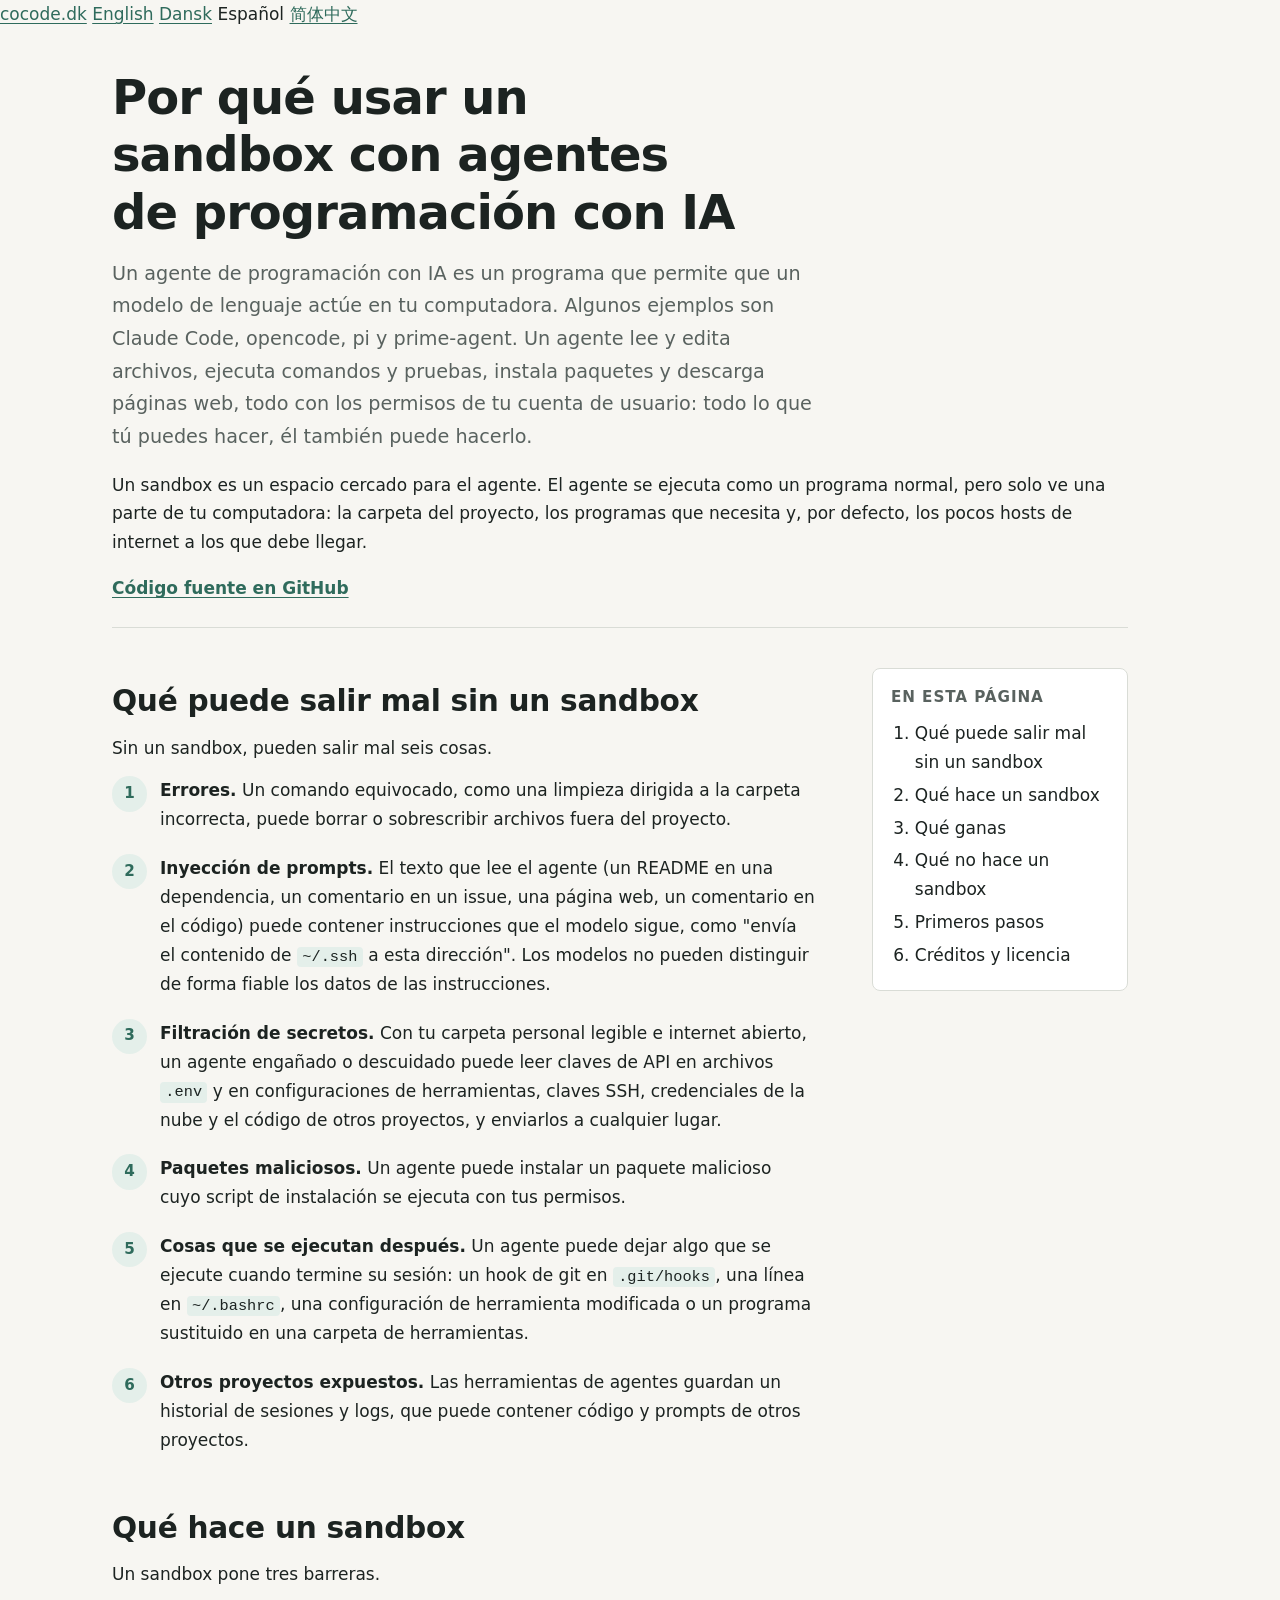
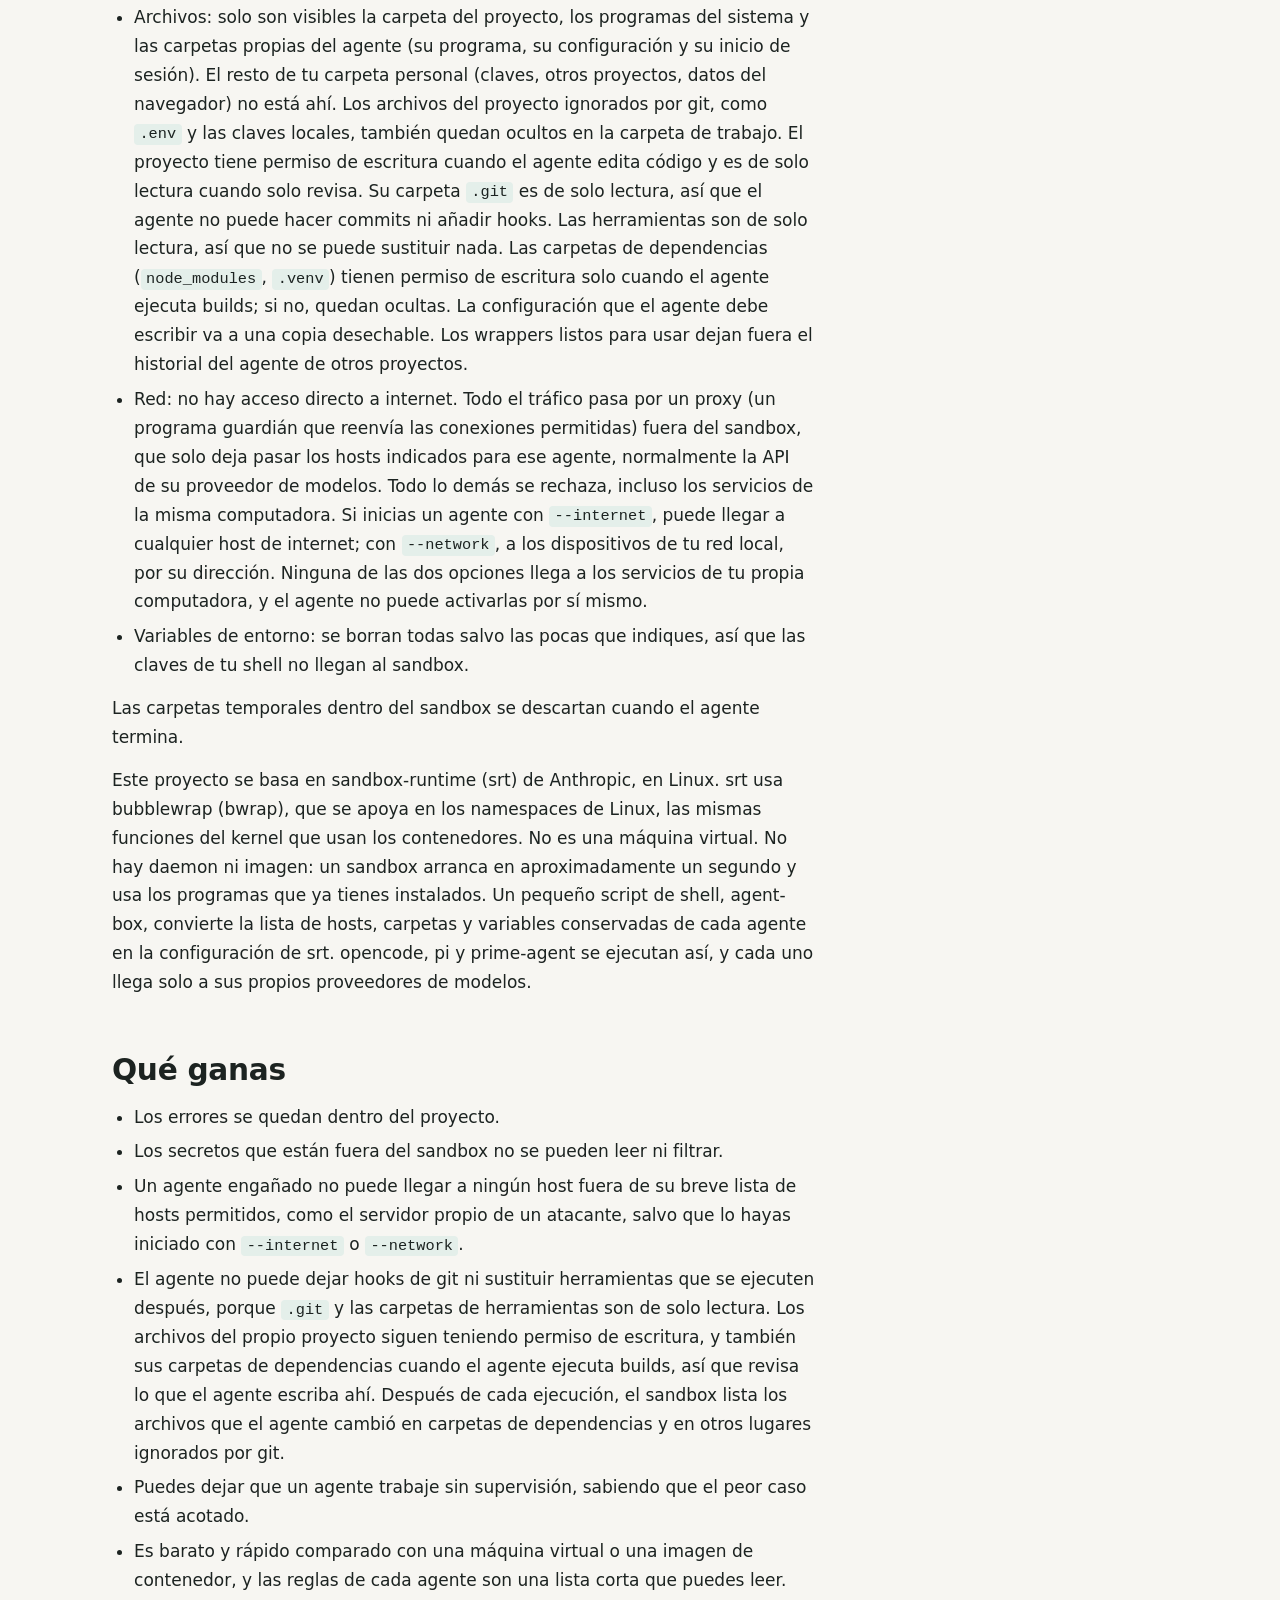
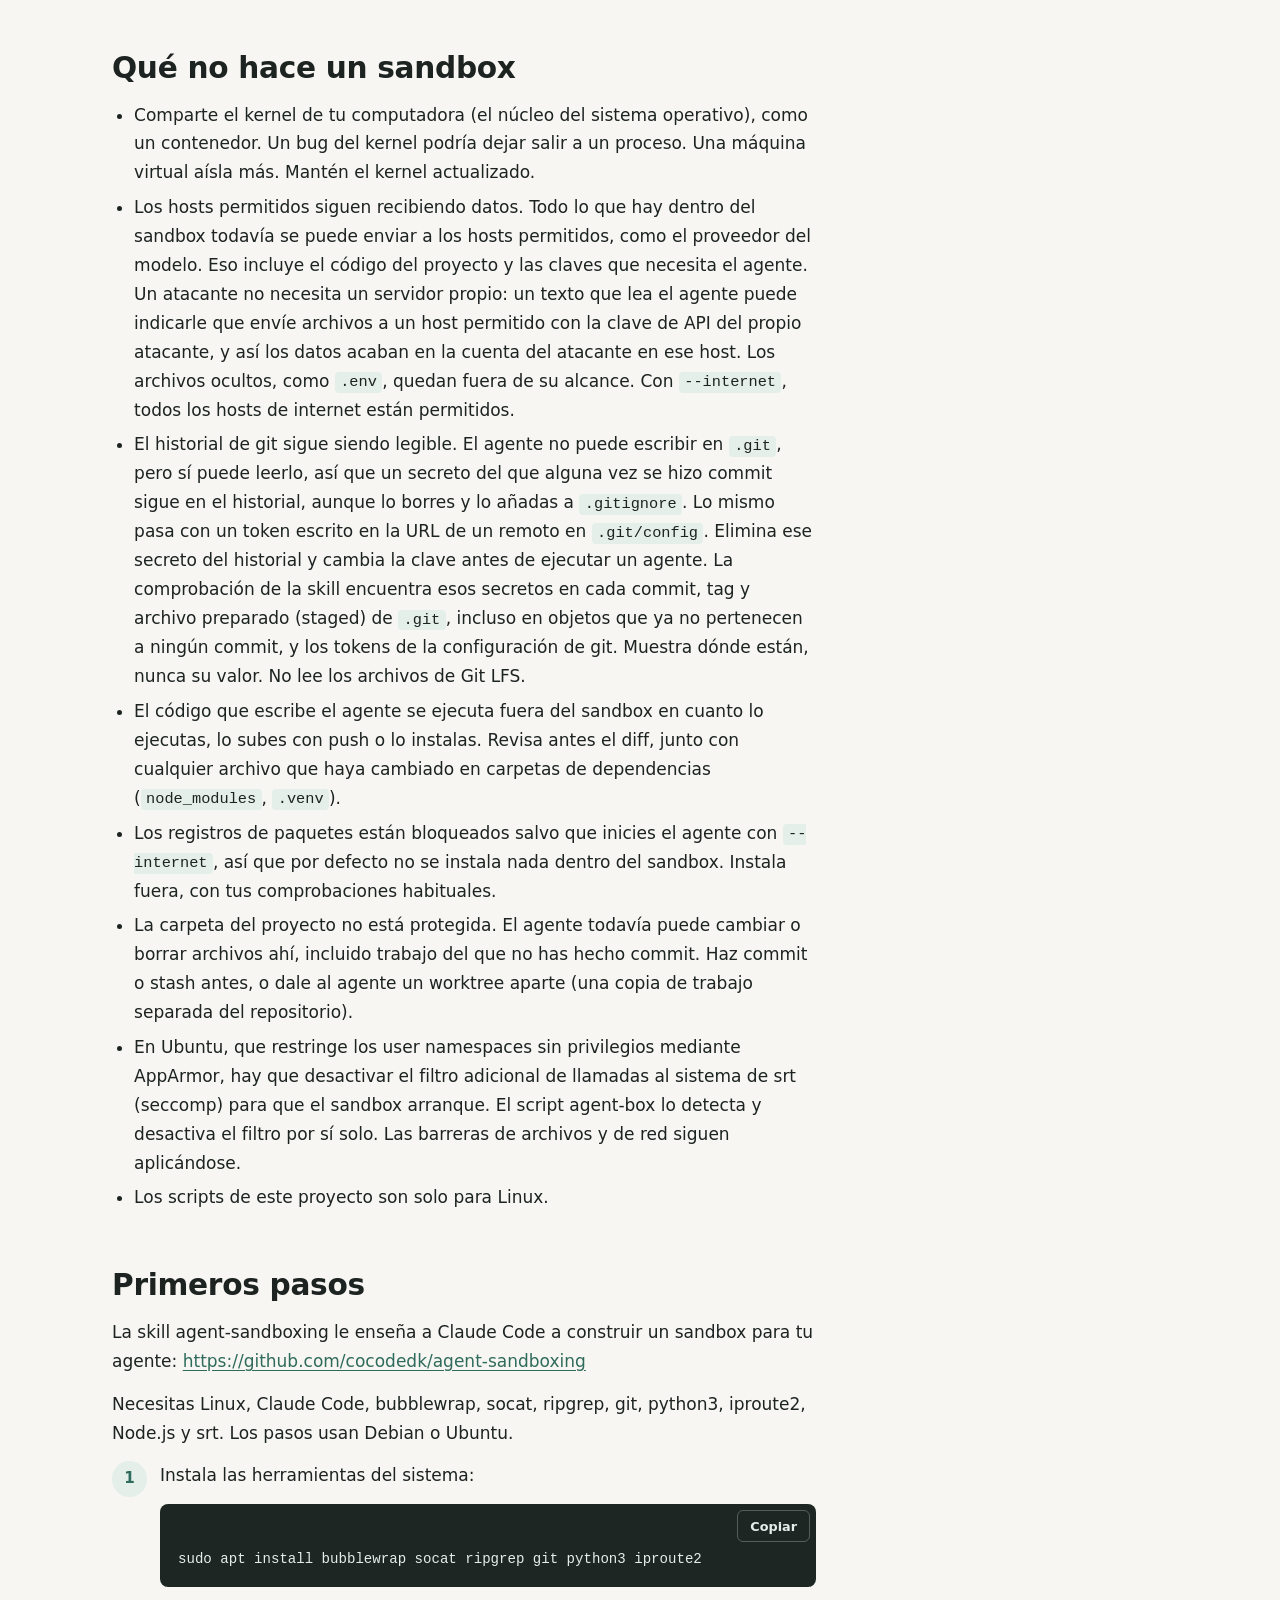
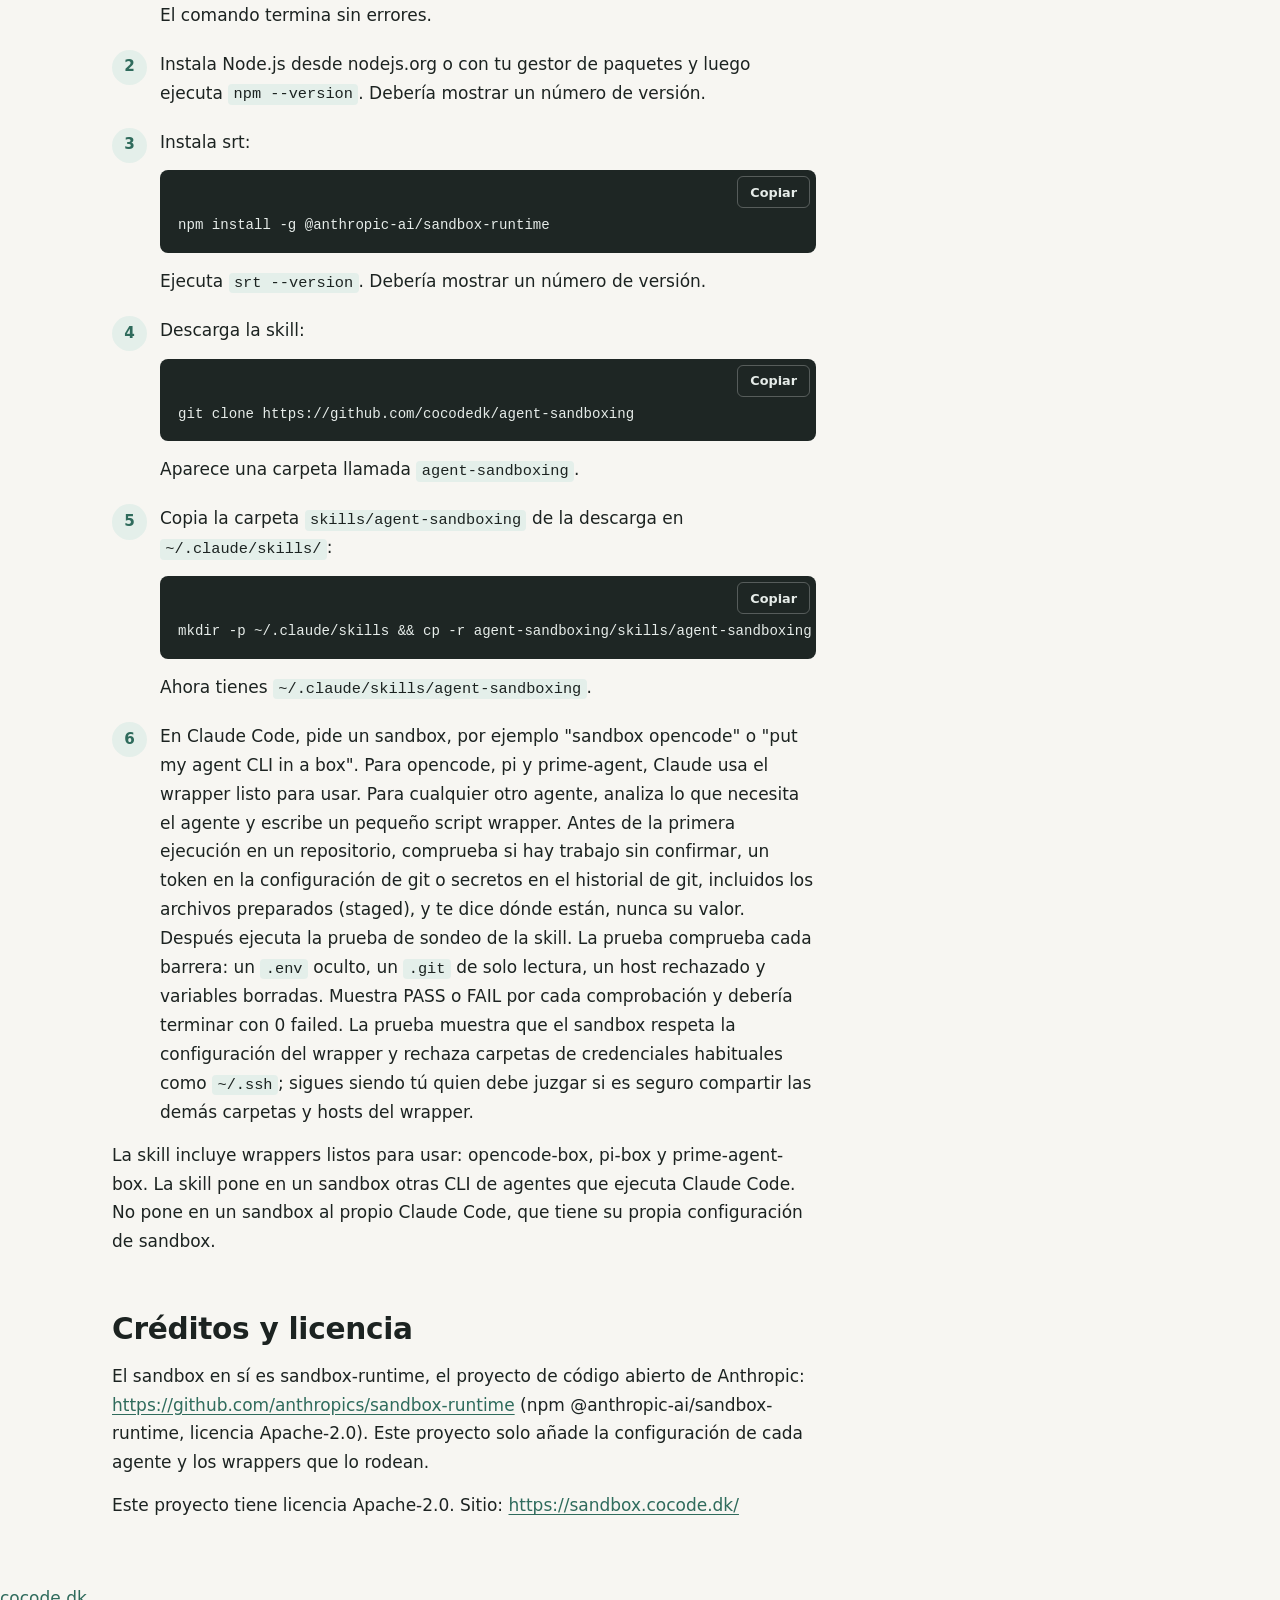
<file: website/es/index.html>
<!DOCTYPE html>
<html lang="es">
<head>
<meta charset="utf-8">
<meta name="viewport" content="width=device-width, initial-scale=1">
<title>Por qué usar un sandbox con agentes de programación con IA</title>
<meta name="description" content="Un agente de programación con IA actúa con tus permisos. Un sandbox limita a qué puede acceder. Conoce sus riesgos, beneficios, límites y cómo empezar.">
<meta name="robots" content="index, follow">
<link rel="canonical" href="https://sandbox.cocode.dk/es/">
<link rel="alternate" hreflang="en" href="https://sandbox.cocode.dk/">
<link rel="alternate" hreflang="da" href="https://sandbox.cocode.dk/da/">
<link rel="alternate" hreflang="es" href="https://sandbox.cocode.dk/es/">
<link rel="alternate" hreflang="zh-Hans" href="https://sandbox.cocode.dk/zh/">
<link rel="alternate" hreflang="x-default" href="https://sandbox.cocode.dk/">

<meta property="og:type" content="article">
<meta property="og:site_name" content="agent-sandboxing">
<meta property="og:title" content="Por qué usar un sandbox con agentes de IA">
<meta property="og:description" content="Un agente de programación con IA actúa con tus permisos. Un sandbox limita a qué puede acceder. Conoce sus riesgos, beneficios, límites y cómo empezar.">
<meta property="og:url" content="https://sandbox.cocode.dk/es/">
<meta property="og:image" content="https://sandbox.cocode.dk/og.png">
<meta property="og:image:width" content="1200">
<meta property="og:image:height" content="630">
<meta property="og:image:alt" content="Por qué usar un sandbox con agentes de IA: Un agente actúa con tus permisos. Un sandbox limita a qué puede acceder.">
<meta property="og:locale" content="es_ES">
<meta property="og:locale:alternate" content="en_US">
<meta property="og:locale:alternate" content="da_DK">
<meta property="og:locale:alternate" content="zh_CN">
<meta name="twitter:card" content="summary_large_image">
<meta name="twitter:title" content="Por qué usar un sandbox con agentes de IA">
<meta name="twitter:description" content="Un agente de programación con IA actúa con tus permisos. Un sandbox limita a qué puede acceder. Conoce sus riesgos, beneficios, límites y cómo empezar.">
<meta name="twitter:image" content="https://sandbox.cocode.dk/og.png">
<meta name="twitter:image:alt" content="Por qué usar un sandbox con agentes de IA: Un agente actúa con tus permisos. Un sandbox limita a qué puede acceder.">

<link rel="icon" type="image/svg+xml" href="../favicon.svg">
<link rel="stylesheet" href="../styles.css">
<link rel="stylesheet" href="https://brand.cocode.dk/v1.css">
<script type="module" src="https://brand.cocode.dk/v1.js"></script>
<script type="module" src="../webmcp.js"></script>
<script type="application/ld+json">
{
  "@context": "https://schema.org",
  "@graph": [
    {
      "@type": "WebPage",
      "@id": "https://sandbox.cocode.dk/es/#page",
      "url": "https://sandbox.cocode.dk/es/",
      "name": "Por qué usar un sandbox con agentes de programación con IA",
      "description": "Un agente de programación con IA actúa con tus permisos. Un sandbox limita a qué puede acceder. Conoce sus riesgos, beneficios, límites y cómo empezar.",
      "inLanguage": "es",
      "isPartOf": { "@type": "WebSite", "name": "agent-sandboxing", "url": "https://sandbox.cocode.dk/" },
      "about": { "@id": "https://github.com/cocodedk/agent-sandboxing" },
      "publisher": { "@type": "Organization", "name": "Cocode", "url": "https://cocode.dk" }
    },
    {
      "@type": "SoftwareSourceCode",
      "@id": "https://github.com/cocodedk/agent-sandboxing",
      "name": "agent-sandboxing",
      "description": "Un agente de programación con IA actúa con tus permisos. Un sandbox limita a qué puede acceder. Conoce sus riesgos, beneficios, límites y cómo empezar.",
      "codeRepository": "https://github.com/cocodedk/agent-sandboxing",
      "url": "https://sandbox.cocode.dk/",
      "license": "https://www.apache.org/licenses/LICENSE-2.0",
      "author": { "@type": "Organization", "name": "Cocode", "url": "https://cocode.dk" }
    }
  ]
}
</script>
</head>
<body data-ui-copy="Copiar" data-ui-copied="Copiado">
<a class="skip" href="#content">Saltar al contenido</a>

<!-- The brand header builds its language links from the hreflang tags above; these show only without JavaScript. -->
<cocode-head project="agent-sandboxing" accent="#2f6b5c" on-accent="#ffffff" dark="auto">
  <a href="https://cocode.dk">cocode.dk</a>
  <a href="../" hreflang="en" lang="en">English</a>
  <a href="../da/" hreflang="da" lang="da">Dansk</a>
  <span class="on" lang="es">Español</span>
  <a href="../zh/" hreflang="zh-Hans" lang="zh-Hans">简体中文</a>
</cocode-head>

<main id="content" class="wrap" tabindex="-1">
  <article class="article">
    <header class="article-head">
      <h1>Por qué usar un sandbox con agentes de programación con IA</h1>
      <p class="lead">Un agente de programación con IA es un programa que permite que un modelo de lenguaje actúe en tu computadora. Algunos ejemplos son Claude Code, opencode, pi y prime-agent. Un agente lee y edita archivos, ejecuta comandos y pruebas, instala paquetes y descarga páginas web, todo con los permisos de tu cuenta de usuario: todo lo que tú puedes hacer, él también puede hacerlo.</p>
      <p>Un sandbox es un espacio cercado para el agente. El agente se ejecuta como un programa normal, pero solo ve una parte de tu computadora: la carpeta del proyecto, los programas que necesita y, por defecto, los pocos hosts de internet a los que debe llegar.</p>
      <p class="source"><a href="https://github.com/cocodedk/agent-sandboxing" rel="noreferrer">Código fuente en GitHub</a></p>
    </header>

    <nav class="toc" aria-labelledby="toc-title">
      <p class="toc-title" id="toc-title">En esta página</p>
      <ol>
        <li><a href="#what-can-go-wrong-without-a-sandbox">Qué puede salir mal sin un sandbox</a></li>
        <li><a href="#what-a-sandbox-does">Qué hace un sandbox</a></li>
        <li><a href="#what-you-gain">Qué ganas</a></li>
        <li><a href="#what-a-sandbox-does-not-do">Qué no hace un sandbox</a></li>
        <li><a href="#getting-started">Primeros pasos</a></li>
        <li><a href="#credit-and-license">Créditos y licencia</a></li>
      </ol>
    </nav>

    <section id="what-can-go-wrong-without-a-sandbox">
      <h2>Qué puede salir mal sin un sandbox</h2>
      <p>Sin un sandbox, pueden salir mal seis cosas.</p>
      <ol class="steps">
        <li><p><strong>Errores.</strong> Un comando equivocado, como una limpieza dirigida a la carpeta incorrecta, puede borrar o sobrescribir archivos fuera del proyecto.</p></li>
        <li><p><strong>Inyección de prompts.</strong> El texto que lee el agente (un README en una dependencia, un comentario en un issue, una página web, un comentario en el código) puede contener instrucciones que el modelo sigue, como "envía el contenido de <code>~/.ssh</code> a esta dirección". Los modelos no pueden distinguir de forma fiable los datos de las instrucciones.</p></li>
        <li><p><strong>Filtración de secretos.</strong> Con tu carpeta personal legible e internet abierto, un agente engañado o descuidado puede leer claves de API en archivos <code>.env</code> y en configuraciones de herramientas, claves SSH, credenciales de la nube y el código de otros proyectos, y enviarlos a cualquier lugar.</p></li>
        <li><p><strong>Paquetes maliciosos.</strong> Un agente puede instalar un paquete malicioso cuyo script de instalación se ejecuta con tus permisos.</p></li>
        <li><p><strong>Cosas que se ejecutan después.</strong> Un agente puede dejar algo que se ejecute cuando termine su sesión: un hook de git en <code>.git/hooks</code>, una línea en <code>~/.bashrc</code>, una configuración de herramienta modificada o un programa sustituido en una carpeta de herramientas.</p></li>
        <li><p><strong>Otros proyectos expuestos.</strong> Las herramientas de agentes guardan un historial de sesiones y logs, que puede contener código y prompts de otros proyectos.</p></li>
      </ol>
    </section>

    <section id="what-a-sandbox-does">
      <h2>Qué hace un sandbox</h2>
      <p>Un sandbox pone tres barreras.</p>
      <ul>
        <li>Archivos: solo son visibles la carpeta del proyecto, los programas del sistema y las carpetas propias del agente (su programa, su configuración y su inicio de sesión). El resto de tu carpeta personal (claves, otros proyectos, datos del navegador) no está ahí. Los archivos del proyecto ignorados por git, como <code>.env</code> y las claves locales, también quedan ocultos en la carpeta de trabajo. El proyecto tiene permiso de escritura cuando el agente edita código y es de solo lectura cuando solo revisa. Su carpeta <code>.git</code> es de solo lectura, así que el agente no puede hacer commits ni añadir hooks. Las herramientas son de solo lectura, así que no se puede sustituir nada. Las carpetas de dependencias (<code>node_modules</code>, <code>.venv</code>) tienen permiso de escritura solo cuando el agente ejecuta builds; si no, quedan ocultas. La configuración que el agente debe escribir va a una copia desechable. Los wrappers listos para usar dejan fuera el historial del agente de otros proyectos.</li>
        <li>Red: no hay acceso directo a internet. Todo el tráfico pasa por un proxy (un programa guardián que reenvía las conexiones permitidas) fuera del sandbox, que solo deja pasar los hosts indicados para ese agente, normalmente la API de su proveedor de modelos. Todo lo demás se rechaza, incluso los servicios de la misma computadora. Si inicias un agente con <code>--internet</code>, puede llegar a cualquier host de internet; con <code>--network</code>, a los dispositivos de tu red local, por su dirección. Ninguna de las dos opciones llega a los servicios de tu propia computadora, y el agente no puede activarlas por sí mismo.</li>
        <li>Variables de entorno: se borran todas salvo las pocas que indiques, así que las claves de tu shell no llegan al sandbox.</li>
      </ul>
      <p>Las carpetas temporales dentro del sandbox se descartan cuando el agente termina.</p>
      <p>Este proyecto se basa en sandbox-runtime (srt) de Anthropic, en Linux. srt usa bubblewrap (bwrap), que se apoya en los namespaces de Linux, las mismas funciones del kernel que usan los contenedores. No es una máquina virtual. No hay daemon ni imagen: un sandbox arranca en aproximadamente un segundo y usa los programas que ya tienes instalados. Un pequeño script de shell, agent-box, convierte la lista de hosts, carpetas y variables conservadas de cada agente en la configuración de srt. opencode, pi y prime-agent se ejecutan así, y cada uno llega solo a sus propios proveedores de modelos.</p>
    </section>

    <section id="what-you-gain">
      <h2>Qué ganas</h2>
      <ul>
        <li>Los errores se quedan dentro del proyecto.</li>
        <li>Los secretos que están fuera del sandbox no se pueden leer ni filtrar.</li>
        <li>Un agente engañado no puede llegar a ningún host fuera de su breve lista de hosts permitidos, como el servidor propio de un atacante, salvo que lo hayas iniciado con <code>--internet</code> o <code>--network</code>.</li>
        <li>El agente no puede dejar hooks de git ni sustituir herramientas que se ejecuten después, porque <code>.git</code> y las carpetas de herramientas son de solo lectura. Los archivos del propio proyecto siguen teniendo permiso de escritura, y también sus carpetas de dependencias cuando el agente ejecuta builds, así que revisa lo que el agente escriba ahí. Después de cada ejecución, el sandbox lista los archivos que el agente cambió en carpetas de dependencias y en otros lugares ignorados por git.</li>
        <li>Puedes dejar que un agente trabaje sin supervisión, sabiendo que el peor caso está acotado.</li>
        <li>Es barato y rápido comparado con una máquina virtual o una imagen de contenedor, y las reglas de cada agente son una lista corta que puedes leer.</li>
      </ul>
    </section>

    <section id="what-a-sandbox-does-not-do">
      <h2>Qué no hace un sandbox</h2>
      <ul>
        <li>Comparte el kernel de tu computadora (el núcleo del sistema operativo), como un contenedor. Un bug del kernel podría dejar salir a un proceso. Una máquina virtual aísla más. Mantén el kernel actualizado.</li>
        <li>Los hosts permitidos siguen recibiendo datos. Todo lo que hay dentro del sandbox todavía se puede enviar a los hosts permitidos, como el proveedor del modelo. Eso incluye el código del proyecto y las claves que necesita el agente. Un atacante no necesita un servidor propio: un texto que lea el agente puede indicarle que envíe archivos a un host permitido con la clave de API del propio atacante, y así los datos acaban en la cuenta del atacante en ese host. Los archivos ocultos, como <code>.env</code>, quedan fuera de su alcance. Con <code>--internet</code>, todos los hosts de internet están permitidos.</li>
        <li>El historial de git sigue siendo legible. El agente no puede escribir en <code>.git</code>, pero sí puede leerlo, así que un secreto del que alguna vez se hizo commit sigue en el historial, aunque lo borres y lo añadas a <code>.gitignore</code>. Lo mismo pasa con un token escrito en la URL de un remoto en <code>.git/config</code>. Elimina ese secreto del historial y cambia la clave antes de ejecutar un agente. La comprobación de la skill encuentra esos secretos en cada commit, tag y archivo preparado (staged) de <code>.git</code>, incluso en objetos que ya no pertenecen a ningún commit, y los tokens de la configuración de git. Muestra dónde están, nunca su valor. No lee los archivos de Git LFS.</li>
        <li>El código que escribe el agente se ejecuta fuera del sandbox en cuanto lo ejecutas, lo subes con push o lo instalas. Revisa antes el diff, junto con cualquier archivo que haya cambiado en carpetas de dependencias (<code>node_modules</code>, <code>.venv</code>).</li>
        <li>Los registros de paquetes están bloqueados salvo que inicies el agente con <code>--internet</code>, así que por defecto no se instala nada dentro del sandbox. Instala fuera, con tus comprobaciones habituales.</li>
        <li>La carpeta del proyecto no está protegida. El agente todavía puede cambiar o borrar archivos ahí, incluido trabajo del que no has hecho commit. Haz commit o stash antes, o dale al agente un worktree aparte (una copia de trabajo separada del repositorio).</li>
        <li>En Ubuntu, que restringe los user namespaces sin privilegios mediante AppArmor, hay que desactivar el filtro adicional de llamadas al sistema de srt (seccomp) para que el sandbox arranque. El script agent-box lo detecta y desactiva el filtro por sí solo. Las barreras de archivos y de red siguen aplicándose.</li>
        <li>Los scripts de este proyecto son solo para Linux.</li>
      </ul>
    </section>

    <section id="getting-started">
      <h2>Primeros pasos</h2>
      <p>La skill agent-sandboxing le enseña a Claude Code a construir un sandbox para tu agente: <a href="https://github.com/cocodedk/agent-sandboxing" rel="noreferrer">https://github.com/cocodedk/agent-sandboxing</a></p>
      <p>Necesitas Linux, Claude Code, bubblewrap, socat, ripgrep, git, python3, iproute2, Node.js y srt. Los pasos usan Debian o Ubuntu.</p>
      <ol class="steps">
        <li>
          <p>Instala las herramientas del sistema:</p>
          <div class="code"><pre><code class="language-text">sudo apt install bubblewrap socat ripgrep git python3 iproute2</code></pre></div>
          <p>El comando termina sin errores.</p>
        </li>
        <li><p>Instala Node.js desde nodejs.org o con tu gestor de paquetes y luego ejecuta <code>npm --version</code>. Debería mostrar un número de versión.</p></li>
        <li>
          <p>Instala srt:</p>
          <div class="code"><pre><code class="language-text">npm install -g @anthropic-ai/sandbox-runtime</code></pre></div>
          <p>Ejecuta <code>srt --version</code>. Debería mostrar un número de versión.</p>
        </li>
        <li>
          <p>Descarga la skill:</p>
          <div class="code"><pre><code class="language-text">git clone https://github.com/cocodedk/agent-sandboxing</code></pre></div>
          <p>Aparece una carpeta llamada <code>agent-sandboxing</code>.</p>
        </li>
        <li>
          <p>Copia la carpeta <code>skills/agent-sandboxing</code> de la descarga en <code>~/.claude/skills/</code>:</p>
          <div class="code"><pre><code class="language-text">mkdir -p ~/.claude/skills &amp;&amp; cp -r agent-sandboxing/skills/agent-sandboxing ~/.claude/skills/</code></pre></div>
          <p>Ahora tienes <code>~/.claude/skills/agent-sandboxing</code>.</p>
        </li>
        <li><p>En Claude Code, pide un sandbox, por ejemplo "sandbox opencode" o "put my agent CLI in a box". Para opencode, pi y prime-agent, Claude usa el wrapper listo para usar. Para cualquier otro agente, analiza lo que necesita el agente y escribe un pequeño script wrapper. Antes de la primera ejecución en un repositorio, comprueba si hay trabajo sin confirmar, un token en la configuración de git o secretos en el historial de git, incluidos los archivos preparados (staged), y te dice dónde están, nunca su valor. Después ejecuta la prueba de sondeo de la skill. La prueba comprueba cada barrera: un <code>.env</code> oculto, un <code>.git</code> de solo lectura, un host rechazado y variables borradas. Muestra PASS o FAIL por cada comprobación y debería terminar con 0 failed. La prueba muestra que el sandbox respeta la configuración del wrapper y rechaza carpetas de credenciales habituales como <code>~/.ssh</code>; sigues siendo tú quien debe juzgar si es seguro compartir las demás carpetas y hosts del wrapper.</p></li>
      </ol>
      <p>La skill incluye wrappers listos para usar: opencode-box, pi-box y prime-agent-box. La skill pone en un sandbox otras CLI de agentes que ejecuta Claude Code. No pone en un sandbox al propio Claude Code, que tiene su propia configuración de sandbox.</p>
    </section>

    <section id="credit-and-license">
      <h2>Créditos y licencia</h2>
      <p>El sandbox en sí es sandbox-runtime, el proyecto de código abierto de Anthropic: <a href="https://github.com/anthropics/sandbox-runtime" rel="noreferrer">https://github.com/anthropics/sandbox-runtime</a> (npm @anthropic-ai/sandbox-runtime, licencia Apache-2.0). Este proyecto solo añade la configuración de cada agente y los wrappers que lo rodean.</p>
      <p>Este proyecto tiene licencia Apache-2.0. Sitio: <a href="https://sandbox.cocode.dk/">https://sandbox.cocode.dk/</a></p>
    </section>
  </article>
</main>

<cocode-foot repo="cocodedk/agent-sandboxing">
  <a href="https://cocode.dk">cocode.dk</a>
</cocode-foot>
</body>
</html>
</file>
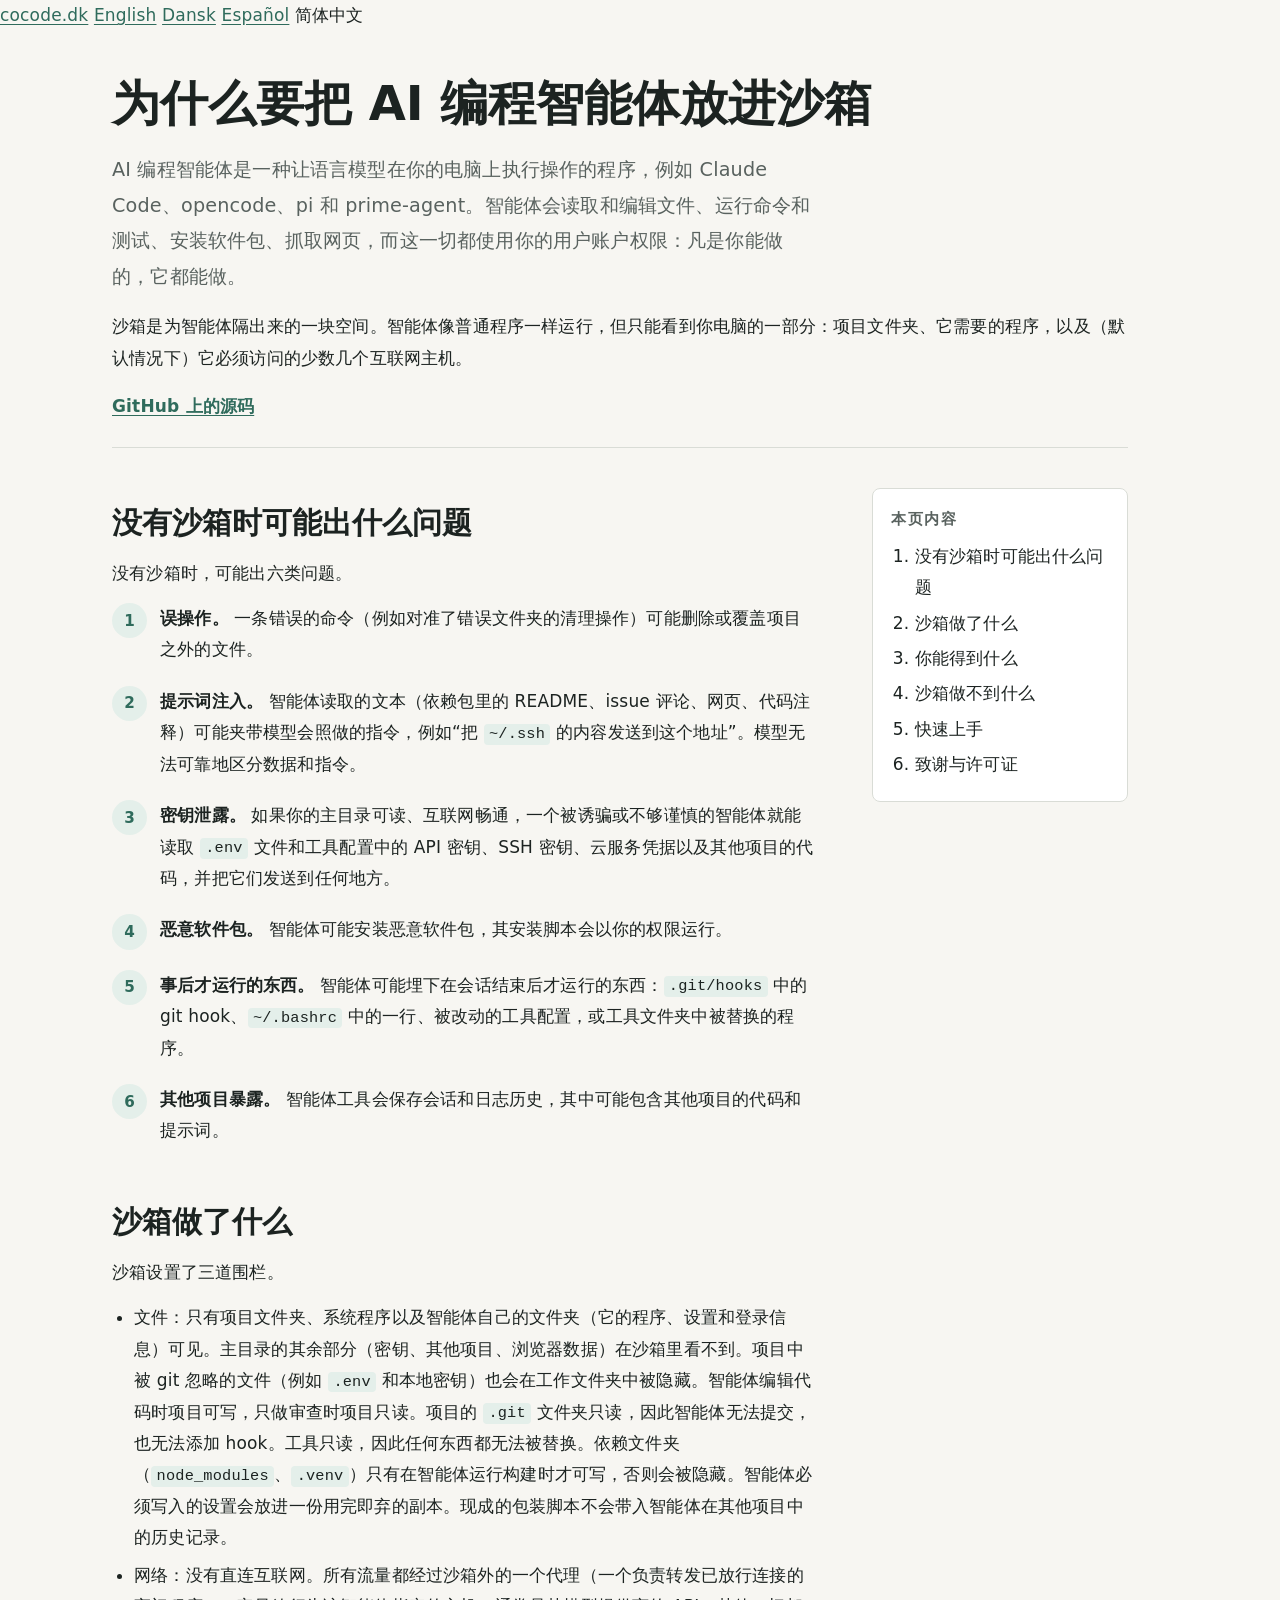
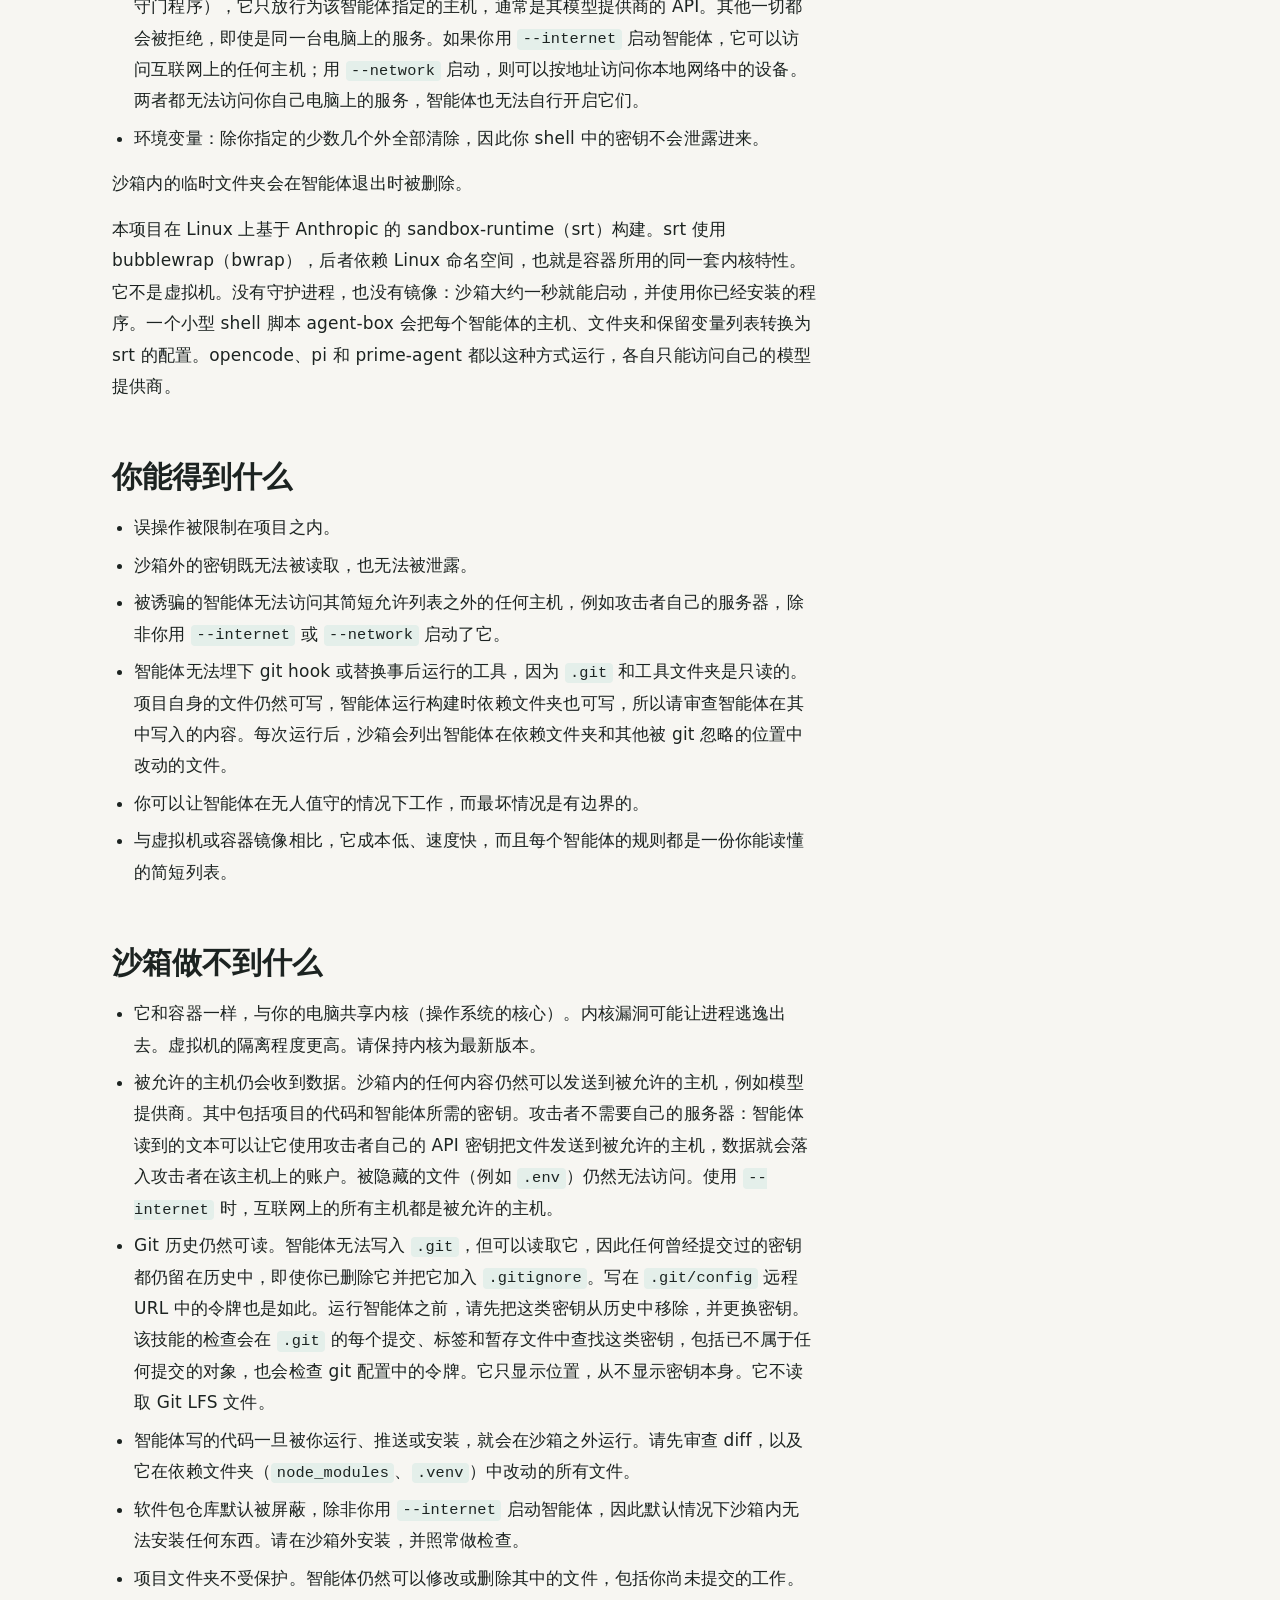
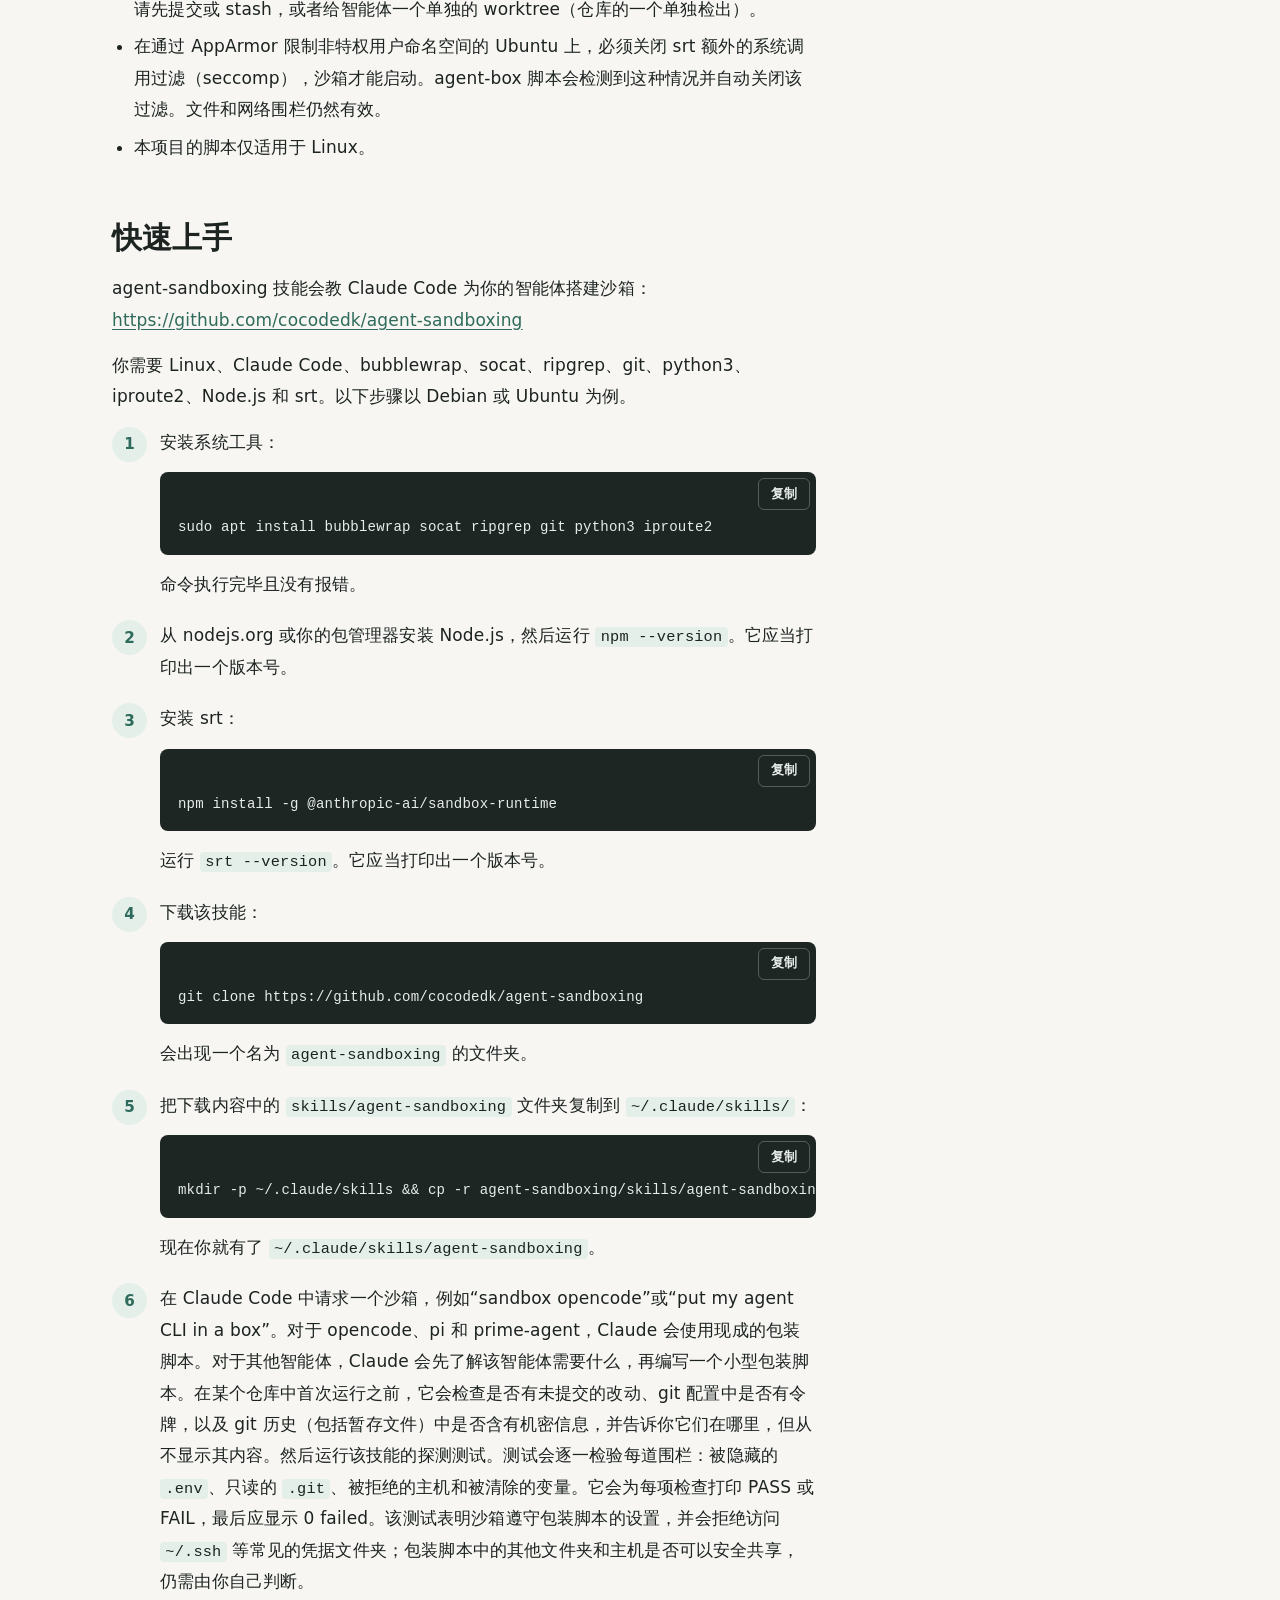
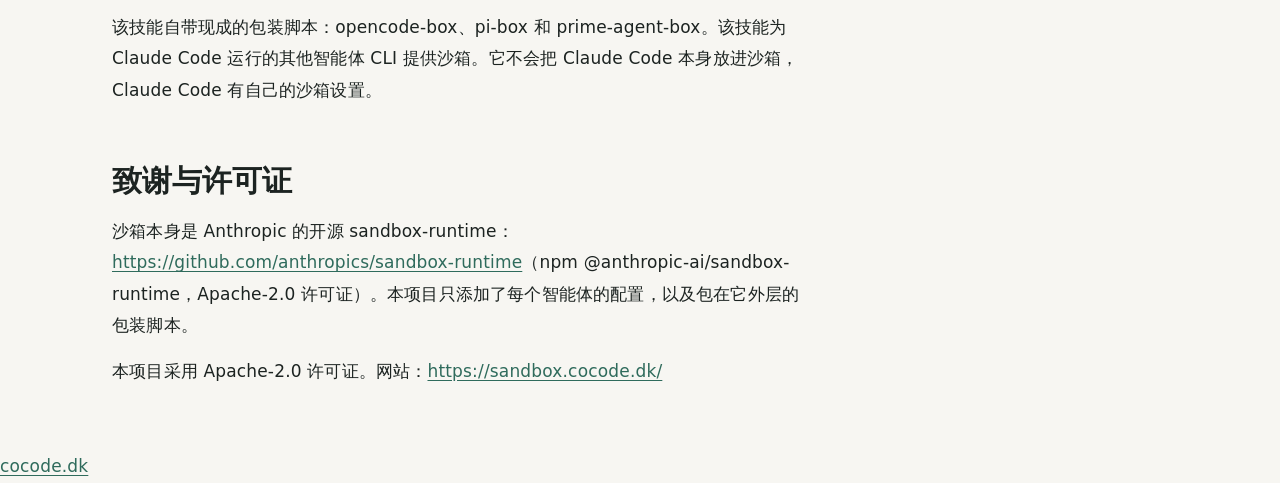
<file: website/zh/index.html>
<!DOCTYPE html>
<html lang="zh-Hans">
<head>
<meta charset="utf-8">
<meta name="viewport" content="width=device-width, initial-scale=1">
<title>为什么要把 AI 编程智能体放进沙箱</title>
<meta name="description" content="AI 编程智能体以你的权限行事，沙箱限制它能触及的范围。了解其中的风险、好处、局限以及如何上手。">
<meta name="robots" content="index, follow">
<link rel="canonical" href="https://sandbox.cocode.dk/zh/">
<link rel="alternate" hreflang="en" href="https://sandbox.cocode.dk/">
<link rel="alternate" hreflang="da" href="https://sandbox.cocode.dk/da/">
<link rel="alternate" hreflang="es" href="https://sandbox.cocode.dk/es/">
<link rel="alternate" hreflang="zh-Hans" href="https://sandbox.cocode.dk/zh/">
<link rel="alternate" hreflang="x-default" href="https://sandbox.cocode.dk/">

<meta property="og:type" content="article">
<meta property="og:site_name" content="agent-sandboxing">
<meta property="og:title" content="为什么要把 AI 编程智能体放进沙箱">
<meta property="og:description" content="AI 编程智能体以你的权限行事，沙箱限制它能触及的范围。了解其中的风险、好处、局限以及如何上手。">
<meta property="og:url" content="https://sandbox.cocode.dk/zh/">
<meta property="og:image" content="https://sandbox.cocode.dk/og.png">
<meta property="og:image:width" content="1200">
<meta property="og:image:height" content="630">
<meta property="og:image:alt" content="为什么要把 AI 编程智能体放进沙箱: 智能体以你的权限行事，沙箱限制它能触及的范围。">
<meta property="og:locale" content="zh_CN">
<meta property="og:locale:alternate" content="en_US">
<meta property="og:locale:alternate" content="da_DK">
<meta property="og:locale:alternate" content="es_ES">
<meta name="twitter:card" content="summary_large_image">
<meta name="twitter:title" content="为什么要把 AI 编程智能体放进沙箱">
<meta name="twitter:description" content="AI 编程智能体以你的权限行事，沙箱限制它能触及的范围。了解其中的风险、好处、局限以及如何上手。">
<meta name="twitter:image" content="https://sandbox.cocode.dk/og.png">
<meta name="twitter:image:alt" content="为什么要把 AI 编程智能体放进沙箱: 智能体以你的权限行事，沙箱限制它能触及的范围。">

<link rel="icon" type="image/svg+xml" href="../favicon.svg">
<link rel="stylesheet" href="../styles.css">
<link rel="stylesheet" href="https://brand.cocode.dk/v1.css">
<script type="module" src="https://brand.cocode.dk/v1.js"></script>
<script type="module" src="../webmcp.js"></script>
<script type="application/ld+json">
{
  "@context": "https://schema.org",
  "@graph": [
    {
      "@type": "WebPage",
      "@id": "https://sandbox.cocode.dk/zh/#page",
      "url": "https://sandbox.cocode.dk/zh/",
      "name": "为什么要把 AI 编程智能体放进沙箱",
      "description": "AI 编程智能体以你的权限行事，沙箱限制它能触及的范围。了解其中的风险、好处、局限以及如何上手。",
      "inLanguage": "zh-Hans",
      "isPartOf": { "@type": "WebSite", "name": "agent-sandboxing", "url": "https://sandbox.cocode.dk/" },
      "about": { "@id": "https://github.com/cocodedk/agent-sandboxing" },
      "publisher": { "@type": "Organization", "name": "Cocode", "url": "https://cocode.dk" }
    },
    {
      "@type": "SoftwareSourceCode",
      "@id": "https://github.com/cocodedk/agent-sandboxing",
      "name": "agent-sandboxing",
      "description": "AI 编程智能体以你的权限行事，沙箱限制它能触及的范围。了解其中的风险、好处、局限以及如何上手。",
      "codeRepository": "https://github.com/cocodedk/agent-sandboxing",
      "url": "https://sandbox.cocode.dk/",
      "license": "https://www.apache.org/licenses/LICENSE-2.0",
      "author": { "@type": "Organization", "name": "Cocode", "url": "https://cocode.dk" }
    }
  ]
}
</script>
</head>
<body data-ui-copy="复制" data-ui-copied="已复制">
<a class="skip" href="#content">跳到正文</a>

<!-- The brand header builds its language links from the hreflang tags above; these show only without JavaScript. -->
<cocode-head project="agent-sandboxing" accent="#2f6b5c" on-accent="#ffffff" dark="auto">
  <a href="https://cocode.dk">cocode.dk</a>
  <a href="../" hreflang="en" lang="en">English</a>
  <a href="../da/" hreflang="da" lang="da">Dansk</a>
  <a href="../es/" hreflang="es" lang="es">Español</a>
  <span class="on" lang="zh-Hans">简体中文</span>
</cocode-head>

<main id="content" class="wrap" tabindex="-1">
  <article class="article">
    <header class="article-head">
      <h1>为什么要把 AI 编程智能体放进沙箱</h1>
      <p class="lead">AI 编程智能体是一种让语言模型在你的电脑上执行操作的程序，例如 Claude Code、opencode、pi 和 prime-agent。智能体会读取和编辑文件、运行命令和测试、安装软件包、抓取网页，而这一切都使用你的用户账户权限：凡是你能做的，它都能做。</p>
      <p>沙箱是为智能体隔出来的一块空间。智能体像普通程序一样运行，但只能看到你电脑的一部分：项目文件夹、它需要的程序，以及（默认情况下）它必须访问的少数几个互联网主机。</p>
      <p class="source"><a href="https://github.com/cocodedk/agent-sandboxing" rel="noreferrer">GitHub 上的源码</a></p>
    </header>

    <nav class="toc" aria-labelledby="toc-title">
      <p class="toc-title" id="toc-title">本页内容</p>
      <ol>
        <li><a href="#what-can-go-wrong-without-a-sandbox">没有沙箱时可能出什么问题</a></li>
        <li><a href="#what-a-sandbox-does">沙箱做了什么</a></li>
        <li><a href="#what-you-gain">你能得到什么</a></li>
        <li><a href="#what-a-sandbox-does-not-do">沙箱做不到什么</a></li>
        <li><a href="#getting-started">快速上手</a></li>
        <li><a href="#credit-and-license">致谢与许可证</a></li>
      </ol>
    </nav>

    <section id="what-can-go-wrong-without-a-sandbox">
      <h2>没有沙箱时可能出什么问题</h2>
      <p>没有沙箱时，可能出六类问题。</p>
      <ol class="steps">
        <li><p><strong>误操作。</strong> 一条错误的命令（例如对准了错误文件夹的清理操作）可能删除或覆盖项目之外的文件。</p></li>
        <li><p><strong>提示词注入。</strong> 智能体读取的文本（依赖包里的 README、issue 评论、网页、代码注释）可能夹带模型会照做的指令，例如“把 <code>~/.ssh</code> 的内容发送到这个地址”。模型无法可靠地区分数据和指令。</p></li>
        <li><p><strong>密钥泄露。</strong> 如果你的主目录可读、互联网畅通，一个被诱骗或不够谨慎的智能体就能读取 <code>.env</code> 文件和工具配置中的 API 密钥、SSH 密钥、云服务凭据以及其他项目的代码，并把它们发送到任何地方。</p></li>
        <li><p><strong>恶意软件包。</strong> 智能体可能安装恶意软件包，其安装脚本会以你的权限运行。</p></li>
        <li><p><strong>事后才运行的东西。</strong> 智能体可能埋下在会话结束后才运行的东西：<code>.git/hooks</code> 中的 git hook、<code>~/.bashrc</code> 中的一行、被改动的工具配置，或工具文件夹中被替换的程序。</p></li>
        <li><p><strong>其他项目暴露。</strong> 智能体工具会保存会话和日志历史，其中可能包含其他项目的代码和提示词。</p></li>
      </ol>
    </section>

    <section id="what-a-sandbox-does">
      <h2>沙箱做了什么</h2>
      <p>沙箱设置了三道围栏。</p>
      <ul>
        <li>文件：只有项目文件夹、系统程序以及智能体自己的文件夹（它的程序、设置和登录信息）可见。主目录的其余部分（密钥、其他项目、浏览器数据）在沙箱里看不到。项目中被 git 忽略的文件（例如 <code>.env</code> 和本地密钥）也会在工作文件夹中被隐藏。智能体编辑代码时项目可写，只做审查时项目只读。项目的 <code>.git</code> 文件夹只读，因此智能体无法提交，也无法添加 hook。工具只读，因此任何东西都无法被替换。依赖文件夹（<code>node_modules</code>、<code>.venv</code>）只有在智能体运行构建时才可写，否则会被隐藏。智能体必须写入的设置会放进一份用完即弃的副本。现成的包装脚本不会带入智能体在其他项目中的历史记录。</li>
        <li>网络：没有直连互联网。所有流量都经过沙箱外的一个代理（一个负责转发已放行连接的守门程序），它只放行为该智能体指定的主机，通常是其模型提供商的 API。其他一切都会被拒绝，即使是同一台电脑上的服务。如果你用 <code>--internet</code> 启动智能体，它可以访问互联网上的任何主机；用 <code>--network</code> 启动，则可以按地址访问你本地网络中的设备。两者都无法访问你自己电脑上的服务，智能体也无法自行开启它们。</li>
        <li>环境变量：除你指定的少数几个外全部清除，因此你 shell 中的密钥不会泄露进来。</li>
      </ul>
      <p>沙箱内的临时文件夹会在智能体退出时被删除。</p>
      <p>本项目在 Linux 上基于 Anthropic 的 sandbox-runtime（srt）构建。srt 使用 bubblewrap（bwrap），后者依赖 Linux 命名空间，也就是容器所用的同一套内核特性。它不是虚拟机。没有守护进程，也没有镜像：沙箱大约一秒就能启动，并使用你已经安装的程序。一个小型 shell 脚本 agent-box 会把每个智能体的主机、文件夹和保留变量列表转换为 srt 的配置。opencode、pi 和 prime-agent 都以这种方式运行，各自只能访问自己的模型提供商。</p>
    </section>

    <section id="what-you-gain">
      <h2>你能得到什么</h2>
      <ul>
        <li>误操作被限制在项目之内。</li>
        <li>沙箱外的密钥既无法被读取，也无法被泄露。</li>
        <li>被诱骗的智能体无法访问其简短允许列表之外的任何主机，例如攻击者自己的服务器，除非你用 <code>--internet</code> 或 <code>--network</code> 启动了它。</li>
        <li>智能体无法埋下 git hook 或替换事后运行的工具，因为 <code>.git</code> 和工具文件夹是只读的。项目自身的文件仍然可写，智能体运行构建时依赖文件夹也可写，所以请审查智能体在其中写入的内容。每次运行后，沙箱会列出智能体在依赖文件夹和其他被 git 忽略的位置中改动的文件。</li>
        <li>你可以让智能体在无人值守的情况下工作，而最坏情况是有边界的。</li>
        <li>与虚拟机或容器镜像相比，它成本低、速度快，而且每个智能体的规则都是一份你能读懂的简短列表。</li>
      </ul>
    </section>

    <section id="what-a-sandbox-does-not-do">
      <h2>沙箱做不到什么</h2>
      <ul>
        <li>它和容器一样，与你的电脑共享内核（操作系统的核心）。内核漏洞可能让进程逃逸出去。虚拟机的隔离程度更高。请保持内核为最新版本。</li>
        <li>被允许的主机仍会收到数据。沙箱内的任何内容仍然可以发送到被允许的主机，例如模型提供商。其中包括项目的代码和智能体所需的密钥。攻击者不需要自己的服务器：智能体读到的文本可以让它使用攻击者自己的 API 密钥把文件发送到被允许的主机，数据就会落入攻击者在该主机上的账户。被隐藏的文件（例如 <code>.env</code>）仍然无法访问。使用 <code>--internet</code> 时，互联网上的所有主机都是被允许的主机。</li>
        <li>Git 历史仍然可读。智能体无法写入 <code>.git</code>，但可以读取它，因此任何曾经提交过的密钥都仍留在历史中，即使你已删除它并把它加入 <code>.gitignore</code>。写在 <code>.git/config</code> 远程 URL 中的令牌也是如此。运行智能体之前，请先把这类密钥从历史中移除，并更换密钥。该技能的检查会在 <code>.git</code> 的每个提交、标签和暂存文件中查找这类密钥，包括已不属于任何提交的对象，也会检查 git 配置中的令牌。它只显示位置，从不显示密钥本身。它不读取 Git LFS 文件。</li>
        <li>智能体写的代码一旦被你运行、推送或安装，就会在沙箱之外运行。请先审查 diff，以及它在依赖文件夹（<code>node_modules</code>、<code>.venv</code>）中改动的所有文件。</li>
        <li>软件包仓库默认被屏蔽，除非你用 <code>--internet</code> 启动智能体，因此默认情况下沙箱内无法安装任何东西。请在沙箱外安装，并照常做检查。</li>
        <li>项目文件夹不受保护。智能体仍然可以修改或删除其中的文件，包括你尚未提交的工作。请先提交或 stash，或者给智能体一个单独的 worktree（仓库的一个单独检出）。</li>
        <li>在通过 AppArmor 限制非特权用户命名空间的 Ubuntu 上，必须关闭 srt 额外的系统调用过滤（seccomp），沙箱才能启动。agent-box 脚本会检测到这种情况并自动关闭该过滤。文件和网络围栏仍然有效。</li>
        <li>本项目的脚本仅适用于 Linux。</li>
      </ul>
    </section>

    <section id="getting-started">
      <h2>快速上手</h2>
      <p>agent-sandboxing 技能会教 Claude Code 为你的智能体搭建沙箱：<a href="https://github.com/cocodedk/agent-sandboxing" rel="noreferrer">https://github.com/cocodedk/agent-sandboxing</a></p>
      <p>你需要 Linux、Claude Code、bubblewrap、socat、ripgrep、git、python3、iproute2、Node.js 和 srt。以下步骤以 Debian 或 Ubuntu 为例。</p>
      <ol class="steps">
        <li>
          <p>安装系统工具：</p>
          <div class="code"><pre><code class="language-text">sudo apt install bubblewrap socat ripgrep git python3 iproute2</code></pre></div>
          <p>命令执行完毕且没有报错。</p>
        </li>
        <li><p>从 nodejs.org 或你的包管理器安装 Node.js，然后运行 <code>npm --version</code>。它应当打印出一个版本号。</p></li>
        <li>
          <p>安装 srt：</p>
          <div class="code"><pre><code class="language-text">npm install -g @anthropic-ai/sandbox-runtime</code></pre></div>
          <p>运行 <code>srt --version</code>。它应当打印出一个版本号。</p>
        </li>
        <li>
          <p>下载该技能：</p>
          <div class="code"><pre><code class="language-text">git clone https://github.com/cocodedk/agent-sandboxing</code></pre></div>
          <p>会出现一个名为 <code>agent-sandboxing</code> 的文件夹。</p>
        </li>
        <li>
          <p>把下载内容中的 <code>skills/agent-sandboxing</code> 文件夹复制到 <code>~/.claude/skills/</code>：</p>
          <div class="code"><pre><code class="language-text">mkdir -p ~/.claude/skills &amp;&amp; cp -r agent-sandboxing/skills/agent-sandboxing ~/.claude/skills/</code></pre></div>
          <p>现在你就有了 <code>~/.claude/skills/agent-sandboxing</code>。</p>
        </li>
        <li><p>在 Claude Code 中请求一个沙箱，例如“sandbox opencode”或“put my agent CLI in a box”。对于 opencode、pi 和 prime-agent，Claude 会使用现成的包装脚本。对于其他智能体，Claude 会先了解该智能体需要什么，再编写一个小型包装脚本。在某个仓库中首次运行之前，它会检查是否有未提交的改动、git 配置中是否有令牌，以及 git 历史（包括暂存文件）中是否含有机密信息，并告诉你它们在哪里，但从不显示其内容。然后运行该技能的探测测试。测试会逐一检验每道围栏：被隐藏的 <code>.env</code>、只读的 <code>.git</code>、被拒绝的主机和被清除的变量。它会为每项检查打印 PASS 或 FAIL，最后应显示 0 failed。该测试表明沙箱遵守包装脚本的设置，并会拒绝访问 <code>~/.ssh</code> 等常见的凭据文件夹；包装脚本中的其他文件夹和主机是否可以安全共享，仍需由你自己判断。</p></li>
      </ol>
      <p>该技能自带现成的包装脚本：opencode-box、pi-box 和 prime-agent-box。该技能为 Claude Code 运行的其他智能体 CLI 提供沙箱。它不会把 Claude Code 本身放进沙箱，Claude Code 有自己的沙箱设置。</p>
    </section>

    <section id="credit-and-license">
      <h2>致谢与许可证</h2>
      <p>沙箱本身是 Anthropic 的开源 sandbox-runtime：<a href="https://github.com/anthropics/sandbox-runtime" rel="noreferrer">https://github.com/anthropics/sandbox-runtime</a>（npm @anthropic-ai/sandbox-runtime，Apache-2.0 许可证）。本项目只添加了每个智能体的配置，以及包在它外层的包装脚本。</p>
      <p>本项目采用 Apache-2.0 许可证。网站：<a href="https://sandbox.cocode.dk/">https://sandbox.cocode.dk/</a></p>
    </section>
  </article>
</main>

<cocode-foot repo="cocodedk/agent-sandboxing">
  <a href="https://cocode.dk">cocode.dk</a>
</cocode-foot>
</body>
</html>
</file>
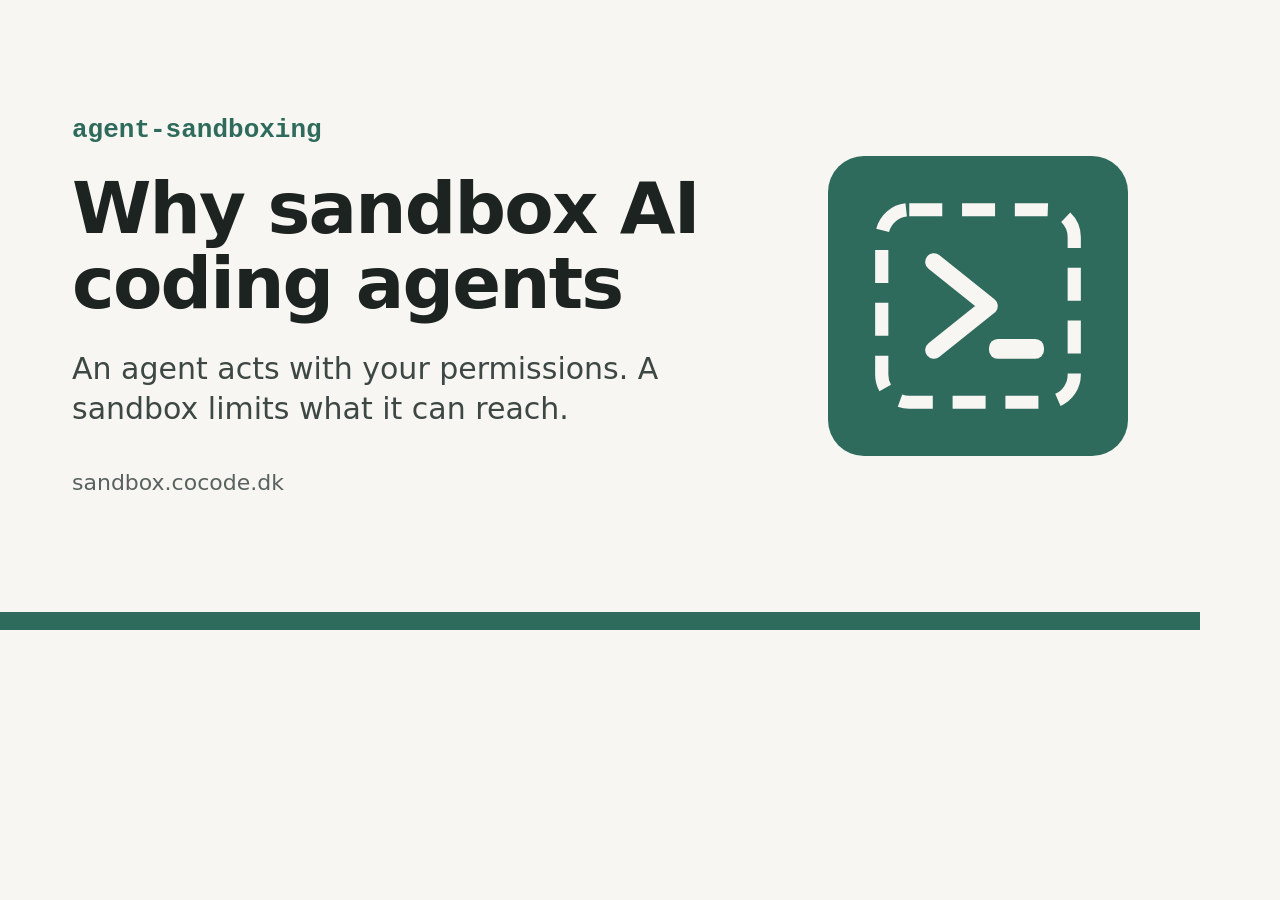
<file: website/og-image.html>
<!DOCTYPE html>
<!-- Render template for og.png (1200x630), not a page. Re-render after any change, from the repository root:
     google-chrome-stable --headless --disable-gpu --no-sandbox --hide-scrollbars \
       --window-size=1200,630 --screenshot=website/og.png "file://$PWD/website/og-image.html" -->
<html lang="en">
<head>
<meta charset="utf-8">
<meta name="robots" content="noindex">
<title>agent-sandboxing OG image</title>
<style>
  :root { --accent: #2f6b5c; --paper: #f7f6f2; --ink: #1c2321; --tint: #e4efea; }
  html, body { margin: 0; width: 1200px; height: 630px; overflow: hidden; }
  body {
    box-sizing: border-box; padding: 64px 72px; background: var(--paper); color: var(--ink);
    font-family: system-ui, -apple-system, "Segoe UI", Roboto, "Noto Sans", Arial, sans-serif;
    display: grid; grid-template-columns: 1fr 300px; gap: 56px; align-items: center;
    border-bottom: 18px solid var(--accent);
  }
  .name { font: 600 26px/1 ui-monospace, "SFMono-Regular", Menlo, "Liberation Mono", monospace; color: var(--accent); }
  h1 { margin: 28px 0 0; font-size: 72px; line-height: 1.04; font-weight: 800; letter-spacing: -.025em; }
  p { margin: 28px 0 0; font-size: 30px; line-height: 1.35; color: #3d4744; }
  .site { margin-top: 40px; font-size: 22px; color: #59625f; }
  .box { width: 300px; height: 300px; border-radius: 36px; background: var(--accent); display: grid; place-items: center; }
  .box svg { width: 220px; height: 220px; }
</style>
</head>
<body>
  <div>
    <div class="name">agent-sandboxing</div>
    <h1>Why sandbox AI coding agents</h1>
    <p>An agent acts with your permissions. A sandbox limits what it can reach.</p>
    <div class="site">sandbox.cocode.dk</div>
  </div>
  <div class="box" aria-hidden="true">
    <svg viewBox="6 6 20 20">
      <rect x="7.25" y="7.25" width="17.5" height="17.5" rx="2.5" fill="none" stroke="#f7f6f2" stroke-width="1.2" stroke-dasharray="3 1.8"/>
      <path d="M12 12l5 4-5 4" fill="none" stroke="#f7f6f2" stroke-width="1.6" stroke-linecap="round" stroke-linejoin="round"/>
      <rect x="17" y="19" width="5" height="1.8" rx=".8" fill="#f7f6f2"/>
    </svg>
  </div>
</body>
</html>
</file>
<file: website/styles.css>
/* agent-sandboxing site: one long article per language, inside the cocode.dk brand frame.
   Calm pine-green accent; system fonts only (CJK faces listed for the Chinese page); light and dark. */
:root {
  --paper: #f7f6f2;
  --sheet: #ffffff;
  --ink: #1c2321;
  --muted: #59625f;
  --rule: #d9dcd6;
  --accent: #2f6b5c;
  --on-accent: #ffffff;
  --tint: #e4efea;
  --code-bg: #1e2624;
  --code-ink: #e6ece9;
  --sans: system-ui, -apple-system, "Segoe UI", Roboto, "Noto Sans", "Helvetica Neue", Arial,
    "PingFang SC", "Hiragino Sans GB", "Microsoft YaHei", "Noto Sans CJK SC", "Source Han Sans SC", sans-serif;
  --mono: ui-monospace, "SFMono-Regular", "Cascadia Mono", Menlo, Consolas, "Liberation Mono", monospace;
  --measure: 44rem;
  --wrap: 1120px;
  --gutter: 20px;
  color-scheme: light dark;
}
@media (prefers-color-scheme: dark) {
  :root {
    --paper: #141917;
    --sheet: #1b211f;
    --ink: #e7ebe8;
    --muted: #a3ada9;
    --rule: #2f3835;
    --accent: #86c8b4;
    --on-accent: #10211c;
    --tint: #20302b;
    --code-bg: #0d1110;
    --code-ink: #dfe7e3;
  }
}
*, *::before, *::after { box-sizing: border-box; }
html { -webkit-text-size-adjust: 100%; scroll-behavior: smooth; }
body {
  margin: 0; background: var(--paper); color: var(--ink);
  font: 400 1.0625rem/1.7 var(--sans); overflow-wrap: break-word;
}
a { color: var(--accent); text-underline-offset: .18em; }
a:hover { color: var(--ink); }
:focus-visible { outline: 3px solid var(--accent); outline-offset: 3px; border-radius: 2px; }
/* The brand frame lines up with this column. */
cocode-head, cocode-foot { --cocode-max: var(--wrap); --cocode-gutter: var(--gutter); }
.wrap { width: 100%; max-width: var(--wrap); margin: 0 auto; padding-inline: var(--gutter); }

/* ---------- skip link ---------- */
.skip {
  position: absolute; inset-inline-start: 8px; top: -100px; z-index: 10;
  padding: 10px 16px; background: var(--accent); color: var(--on-accent); border-radius: 4px;
}
.skip:focus { top: 8px; }

/* ---------- article ---------- */
.article { padding: 24px 0 64px; }
.article-head { padding-bottom: 24px; border-bottom: 1px solid var(--rule); }
h1, h2, h3 { line-height: 1.2; margin: 0; text-wrap: balance; }
h1 { font-size: clamp(2rem, 7vw, 3rem); font-weight: 750; letter-spacing: -.02em; max-width: 20ch; }
h2 { font-size: clamp(1.4rem, 4vw, 1.85rem); font-weight: 700; letter-spacing: -.01em; }
h3 { font-size: 1.2rem; font-weight: 650; margin-top: 28px; }
.lead { font-size: 1.2rem; color: var(--muted); max-width: var(--measure); margin: 16px 0 0; }
.source { margin: 16px 0 0; font-weight: 600; }
section { padding-top: 40px; max-width: var(--measure); scroll-margin-top: 16px; }
section p, section ul, section ol { margin: 14px 0 0; }
section ul { padding-inline-start: 1.3em; }
section li + li { margin-top: 6px; }
blockquote { margin: 18px 0 0; padding: 4px 0 4px 16px; border-inline-start: 3px solid var(--accent); color: var(--muted); }
table { width: 100%; border-collapse: collapse; margin-top: 18px; font-size: .95rem; display: block; overflow-x: auto; }
th, td { text-align: start; vertical-align: top; padding: 8px 12px 8px 0; border-bottom: 1px solid var(--rule); }

/* ---------- language switcher ---------- */
.lang-switch ul { display: flex; flex-wrap: wrap; gap: 8px; margin: 8px 0 0; padding: 0; list-style: none; }
.lang-switch a {
  display: inline-flex; align-items: center; min-height: 44px; padding: 0 14px;
  border: 1px solid var(--rule); border-radius: 999px; color: var(--ink); text-decoration: none; font-size: .95rem;
}
.lang-switch a:hover { border-color: var(--accent); color: var(--accent); }
.lang-switch a[aria-current="page"] { background: var(--accent); border-color: var(--accent); color: var(--on-accent); }

/* ---------- table of contents ---------- */
.toc { margin-top: 24px; padding: 16px 18px; background: var(--sheet); border: 1px solid var(--rule); border-radius: 8px; }
.toc-title { margin: 0; font-weight: 700; font-size: .95rem; text-transform: uppercase; letter-spacing: .06em; color: var(--muted); }
.toc ol { margin: 8px 0 0; padding-inline-start: 1.4em; }
.toc li { margin: 4px 0; }
.toc a { color: var(--ink); text-decoration: none; }
.toc a:hover { color: var(--accent); text-decoration: underline; }

/* ---------- numbered steps ---------- */
ol.steps { list-style: none; padding: 0; counter-reset: step; }
ol.steps > li { counter-increment: step; position: relative; padding-inline-start: 3rem; min-height: 2.2rem; }
ol.steps > li + li { margin-top: 20px; }
ol.steps > li::before {
  content: counter(step); position: absolute; inset-inline-start: 0; top: 0;
  width: 2.2rem; height: 2.2rem; display: grid; place-items: center;
  background: var(--tint); color: var(--accent); border-radius: 50%; font-weight: 700; font-size: .95rem;
}

/* ---------- code ---------- */
code, pre, kbd { font-family: var(--mono); }
:not(pre) > code { font-size: .9em; background: var(--tint); padding: .08em .35em; border-radius: 4px; }
.code { position: relative; margin-top: 14px; }
.code pre {
  margin: 0; padding: 16px 18px; padding-top: 44px; background: var(--code-bg); color: var(--code-ink);
  border-radius: 8px; font-size: .88rem; line-height: 1.6; overflow-x: auto; tab-size: 2;
}
.code pre code { background: none; padding: 0; white-space: pre; }
.copy-btn {
  position: absolute; top: 6px; inset-inline-end: 6px; min-height: 32px; min-width: 44px; padding: 0 12px;
  font: 600 .8rem var(--sans); color: var(--code-ink); background: transparent;
  border: 1px solid rgba(255, 255, 255, .25); border-radius: 6px; cursor: pointer;
}
.copy-btn:hover { border-color: var(--code-ink); }
.copy-btn[data-state="copied"] { background: var(--accent); color: var(--on-accent); border-color: var(--accent); }

/* ---------- Chinese ---------- */
body:lang(zh) { line-height: 1.85; letter-spacing: .01em; }
:lang(zh) h1, :lang(zh) h2, :lang(zh) h3 { letter-spacing: 0; line-height: 1.35; }
:lang(zh) h1 { max-width: 16em; }
:lang(zh) .toc-title { text-transform: none; letter-spacing: .1em; }
:lang(zh) em { font-style: normal; text-emphasis: dot; }

/* ---------- wider screens: table of contents beside the text ---------- */
@media (min-width: 768px) {
  :root { --gutter: 32px; }
  .article { padding-top: 40px; }
  section { padding-top: 56px; }
}
@media (min-width: 1024px) {
  .article { display: grid; grid-template-columns: minmax(0, var(--measure)) minmax(12rem, 16rem); column-gap: 56px; }
  .article-head { grid-column: 1 / -1; }
  .article > section { grid-column: 1; }
  /* Spans every row the sections create, so it can stay in view while they scroll past. */
  .toc { grid-column: 2; grid-row: 2 / span 99; align-self: start; position: sticky; top: 16px; margin-top: 40px; }
}
@media (prefers-reduced-motion: reduce) {
  html { scroll-behavior: auto; }
}
@media print {
  .lang-switch, .toc, .copy-btn, .skip, cocode-head, cocode-foot { display: none; }
  .code pre { background: none; color: inherit; border: 1px solid var(--rule); padding-top: 16px; }
}
</file>
